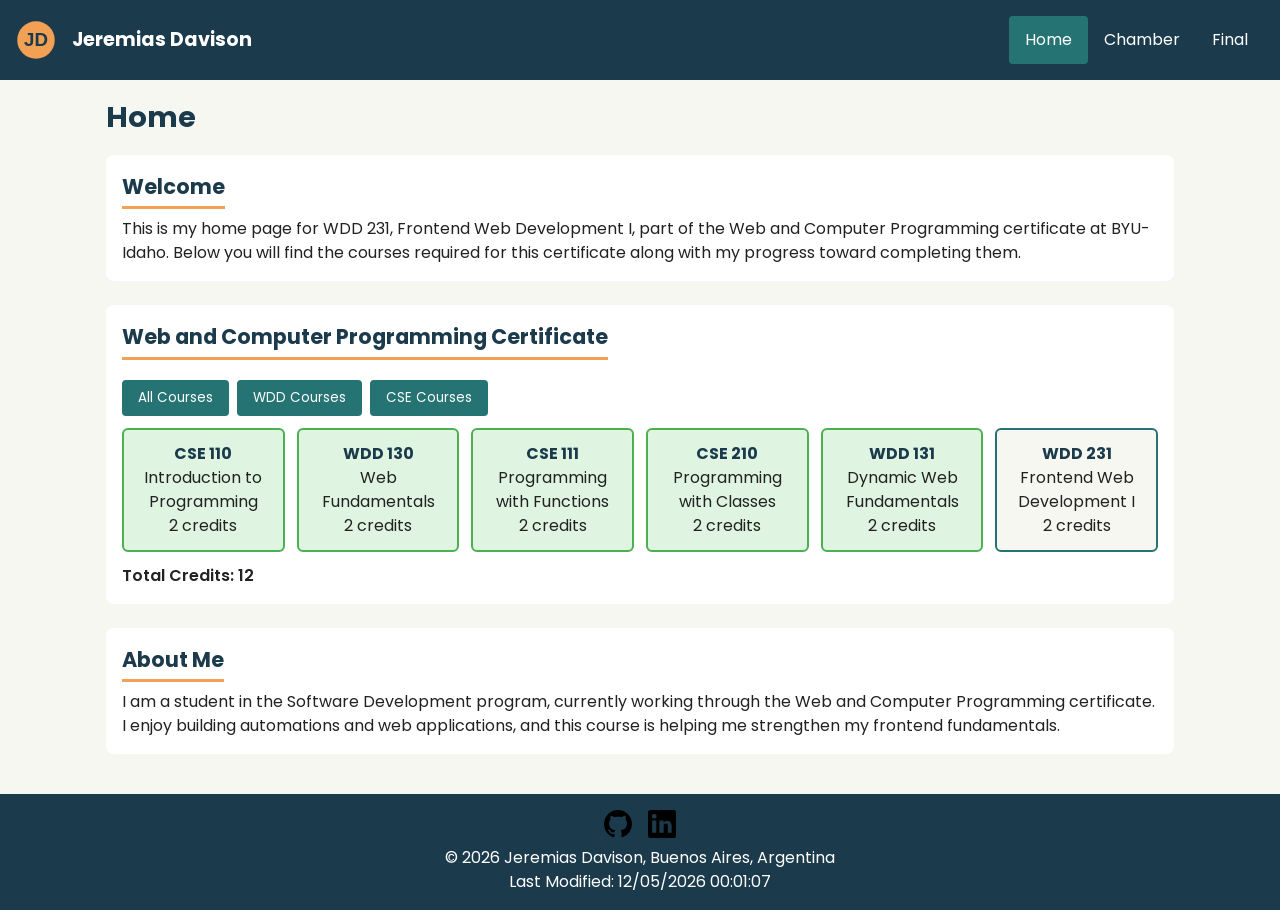
<file: index.html>
<!DOCTYPE html>
<html lang="en">
<head>
  <meta charset="UTF-8">
  <meta name="viewport" content="width=device-width, initial-scale=1.0">
  <meta name="description" content="Jeremias Davison's WDD 231 course home page featuring the Web and Computer Programming certificate courses.">
  <meta name="author" content="Jeremias Davison">
  <title>WDD 231 | Jeremias Davison</title>
  <link rel="icon" type="image/x-icon" href="images/logo.svg">
  <link rel="preconnect" href="https://fonts.googleapis.com">
  <link rel="preconnect" href="https://fonts.gstatic.com" crossorigin>
  <link href="https://fonts.googleapis.com/css2?family=Poppins:wght@400;600;700&display=swap" rel="stylesheet">

  <link rel="stylesheet" href="styles/small.css">
  <link rel="stylesheet" href="styles/larger.css">

  <script src="scripts/navigation.js" defer></script>
  <script src="scripts/date.js" defer></script>
  <script src="scripts/courses.js" defer></script>
</head>
<body>
  <header>
    <img src="images/logo.svg" alt="Site logo" class="logo">
    <span class="site-name">Jeremias Davison</span>
    <button id="menu-button" aria-label="Toggle navigation menu">&#9776;</button>
    <nav id="primary-nav">
      <a href="index.html" class="current">Home</a>
      <a href="chamber/directory.html">Chamber</a>
      <a href="final/index.html">Final</a>
    </nav>
  </header>

  <main>
    <h1>Home</h1>

    <section id="welcome">
      <h2>Welcome</h2>
      <p>This is my home page for WDD 231, Frontend Web Development I, part of the Web and Computer Programming certificate at BYU-Idaho. Below you will find the courses required for this certificate along with my progress toward completing them.</p>
    </section>

    <section id="certificate">
      <h2>Web and Computer Programming Certificate</h2>
      <div class="filter-buttons">
        <button class="filter-btn" data-filter="all">All Courses</button>
        <button class="filter-btn" data-filter="WDD">WDD Courses</button>
        <button class="filter-btn" data-filter="CSE">CSE Courses</button>
      </div>
      <div id="course-cards" class="course-cards"></div>
      <p id="credit-total"></p>
    </section>

    <section id="about">
      <h2>About Me</h2>
      <p>I am a student in the Software Development program, currently working through the Web and Computer Programming certificate. I enjoy building automations and web applications, and this course is helping me strengthen my frontend fundamentals.</p>
    </section>
  </main>

  <footer>
    <div class="social">
      <a href="https://github.com/jeremiasdavison" target="_blank" rel="noopener">
        <img src="images/github.svg" alt="GitHub">
      </a>
      <a href="https://www.linkedin.com/in/jerem%C3%ADasdavison/" target="_blank" rel="noopener">
        <img src="images/linkedin.svg" alt="LinkedIn">
      </a>
    </div>
    <p>&copy; <span id="year"></span> Jeremias Davison, Buenos Aires, Argentina</p>
    <p id="lastModified"></p>
  </footer>
</body>
</html>
</file>
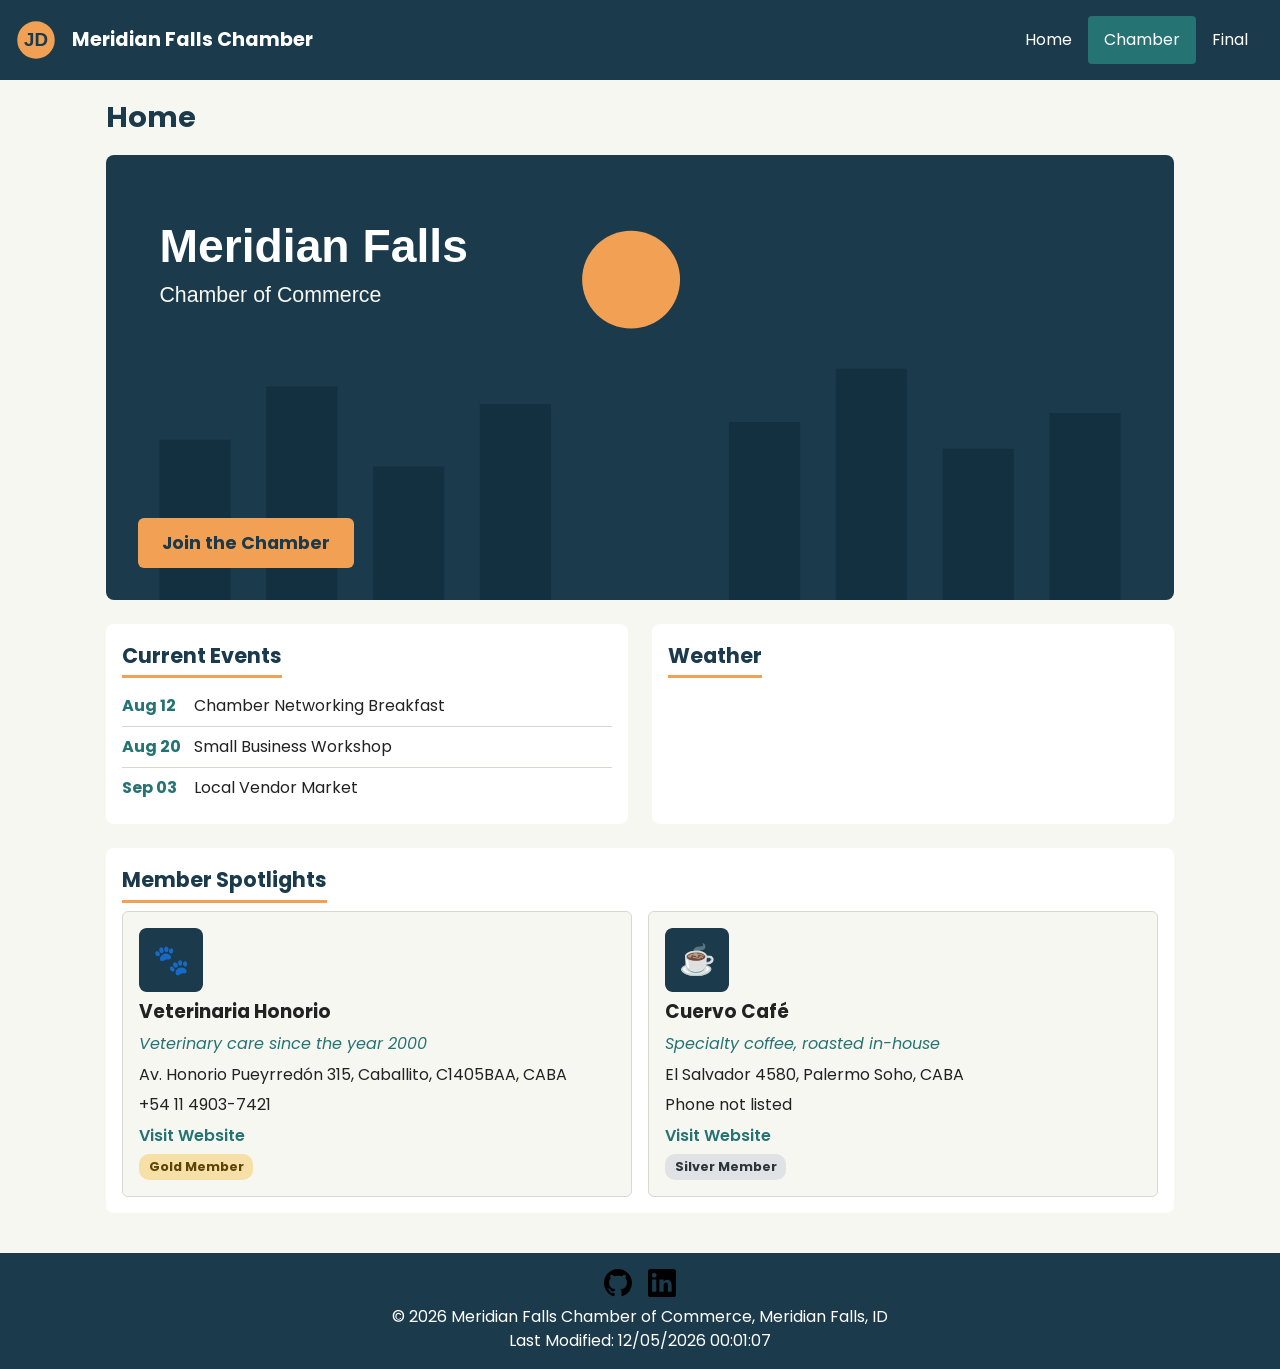
<file: chamber/index.html>
<!DOCTYPE html>
<html lang="en">
<head>
  <meta charset="UTF-8">
  <meta name="viewport" content="width=device-width, initial-scale=1.0">
  <meta name="description" content="Meridian Falls Chamber of Commerce home page. Discover local events, current weather, and featured member businesses.">
  <meta name="author" content="Jeremias Davison">
  <title>Home | Meridian Falls Chamber of Commerce</title>

  <meta property="og:title" content="Home | Meridian Falls Chamber of Commerce">
  <meta property="og:description" content="Meridian Falls Chamber of Commerce home page. Discover local events, current weather, and featured member businesses.">
  <meta property="og:image" content="https://jeremiasdavison.github.io/wdd231/chamber/images/og-image.png">
  <meta property="og:url" content="https://jeremiasdavison.github.io/wdd231/chamber/index.html">
  <meta property="og:type" content="website">

  <link rel="icon" type="image/x-icon" href="../images/logo.svg">
  <link rel="preconnect" href="https://fonts.googleapis.com">
  <link rel="preconnect" href="https://fonts.gstatic.com" crossorigin>
  <link href="https://fonts.googleapis.com/css2?family=Poppins:wght@400;600;700&display=swap" rel="stylesheet">

  <link rel="stylesheet" href="../styles/small.css">
  <link rel="stylesheet" href="../styles/larger.css">
  <link rel="stylesheet" href="styles/chamber.css">

  <script src="../scripts/navigation.js" defer></script>
  <script src="../scripts/date.js" defer></script>
  <script src="scripts/home.js" defer></script>
</head>
<body>
  <header>
    <img src="../images/logo.svg" alt="Site logo" class="logo">
    <span class="site-name">Meridian Falls Chamber</span>
    <button id="menu-button" aria-label="Toggle navigation menu">&#9776;</button>
    <nav id="primary-nav">
      <a href="../index.html">Home</a>
      <a href="index.html" class="current">Chamber</a>
      <a href="../final/index.html">Final</a>
    </nav>
  </header>

  <main>
    <h1>Home</h1>

    <section id="hero">
      <img src="images/hero.svg" alt="Meridian Falls skyline" class="hero-image">
      <a href="join.html" class="cta-button">Join the Chamber</a>
    </section>

    <div class="home-grid">
      <section id="events">
        <h2>Current Events</h2>
        <ul class="event-list">
          <li>
            <span class="event-date">Aug 12</span>
            <span class="event-title">Chamber Networking Breakfast</span>
          </li>
          <li>
            <span class="event-date">Aug 20</span>
            <span class="event-title">Small Business Workshop</span>
          </li>
          <li>
            <span class="event-date">Sep 03</span>
            <span class="event-title">Local Vendor Market</span>
          </li>
        </ul>
      </section>

      <section id="weather">
        <h2>Weather</h2>
        <div id="current-weather"></div>
        <ul id="forecast" class="forecast-list"></ul>
      </section>
    </div>

    <section id="spotlights">
      <h2>Member Spotlights</h2>
      <div id="spotlight-cards" class="cards"></div>
    </section>
  </main>

  <footer>
    <div class="social">
      <a href="https://github.com/jeremiasdavison" target="_blank" rel="noopener">
        <img src="../images/github.svg" alt="GitHub profile link">
      </a>
      <a href="https://www.linkedin.com/in/jerem%C3%ADasdavison/" target="_blank" rel="noopener">
        <img src="../images/linkedin.svg" alt="LinkedIn profile link">
      </a>
    </div>
    <p>&copy; <span id="year"></span> Meridian Falls Chamber of Commerce, Meridian Falls, ID</p>
    <p id="lastModified"></p>
  </footer>
</body>
</html>
</file>
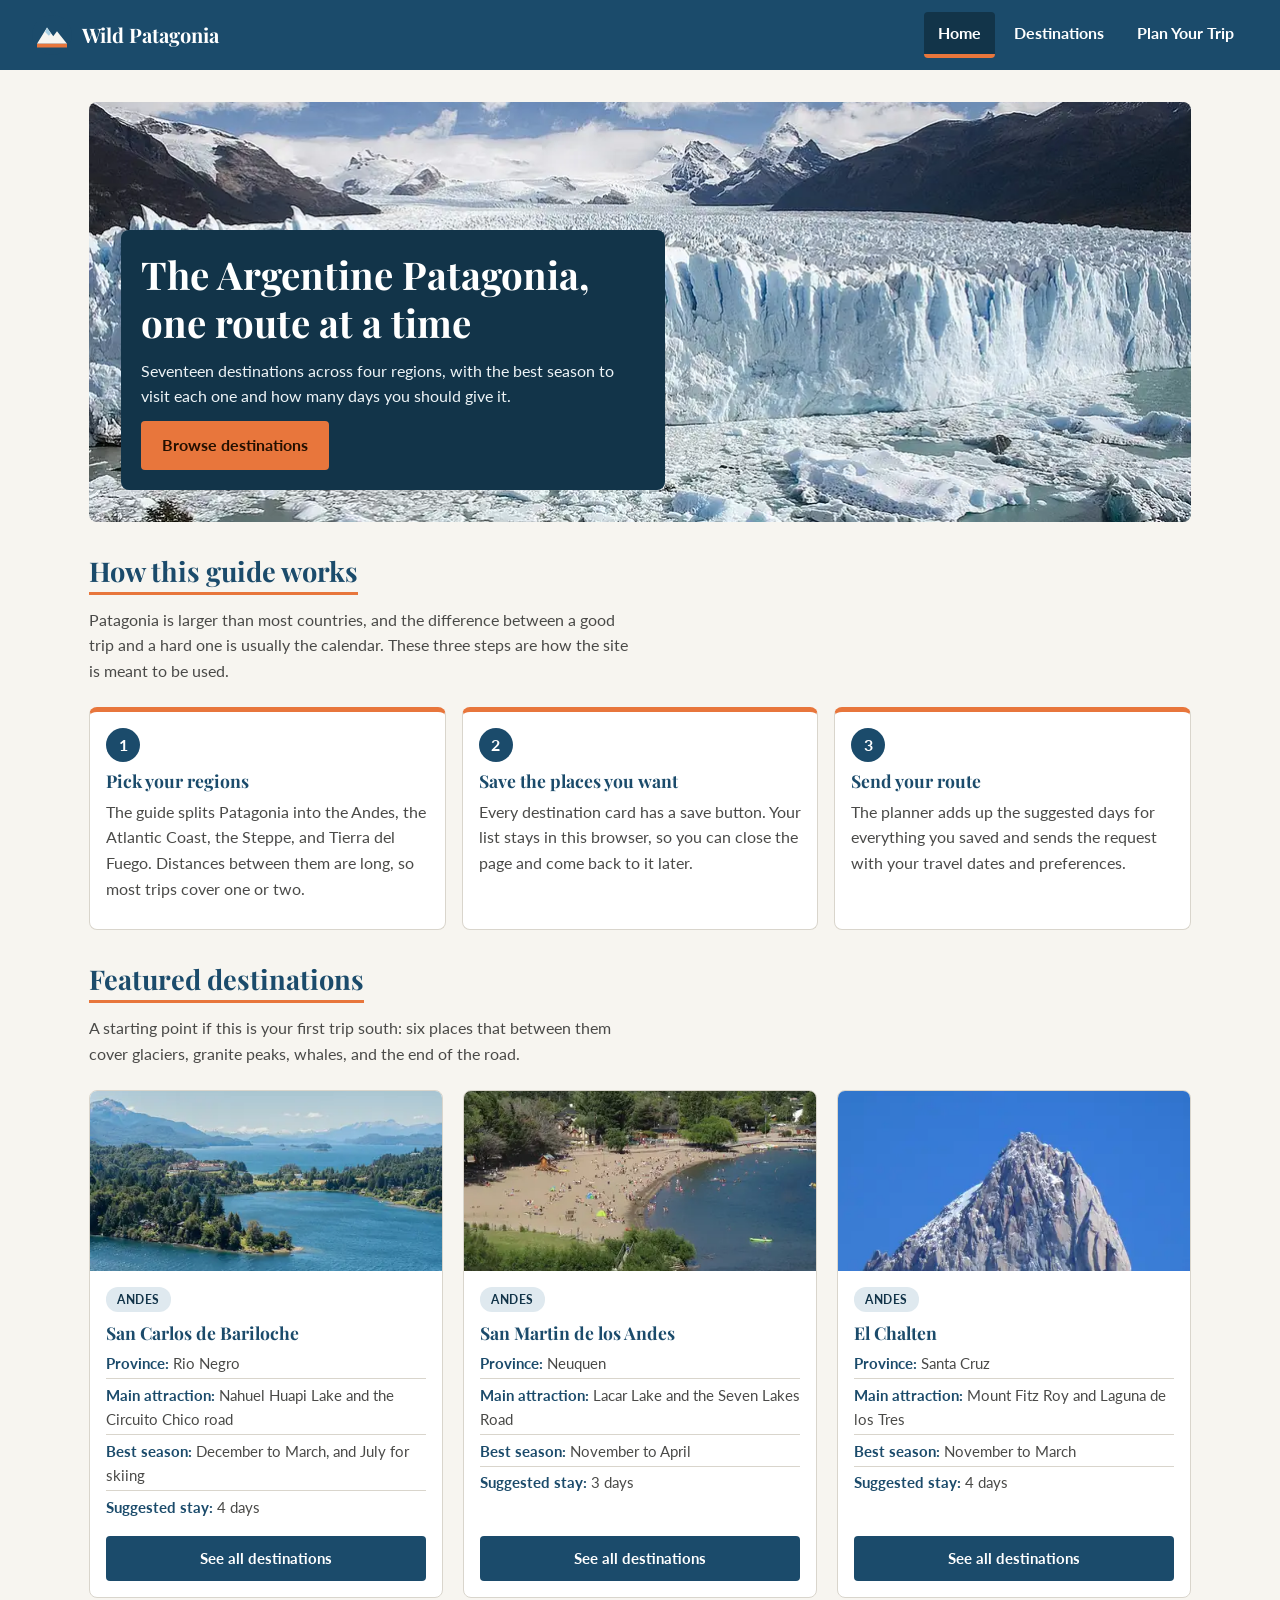
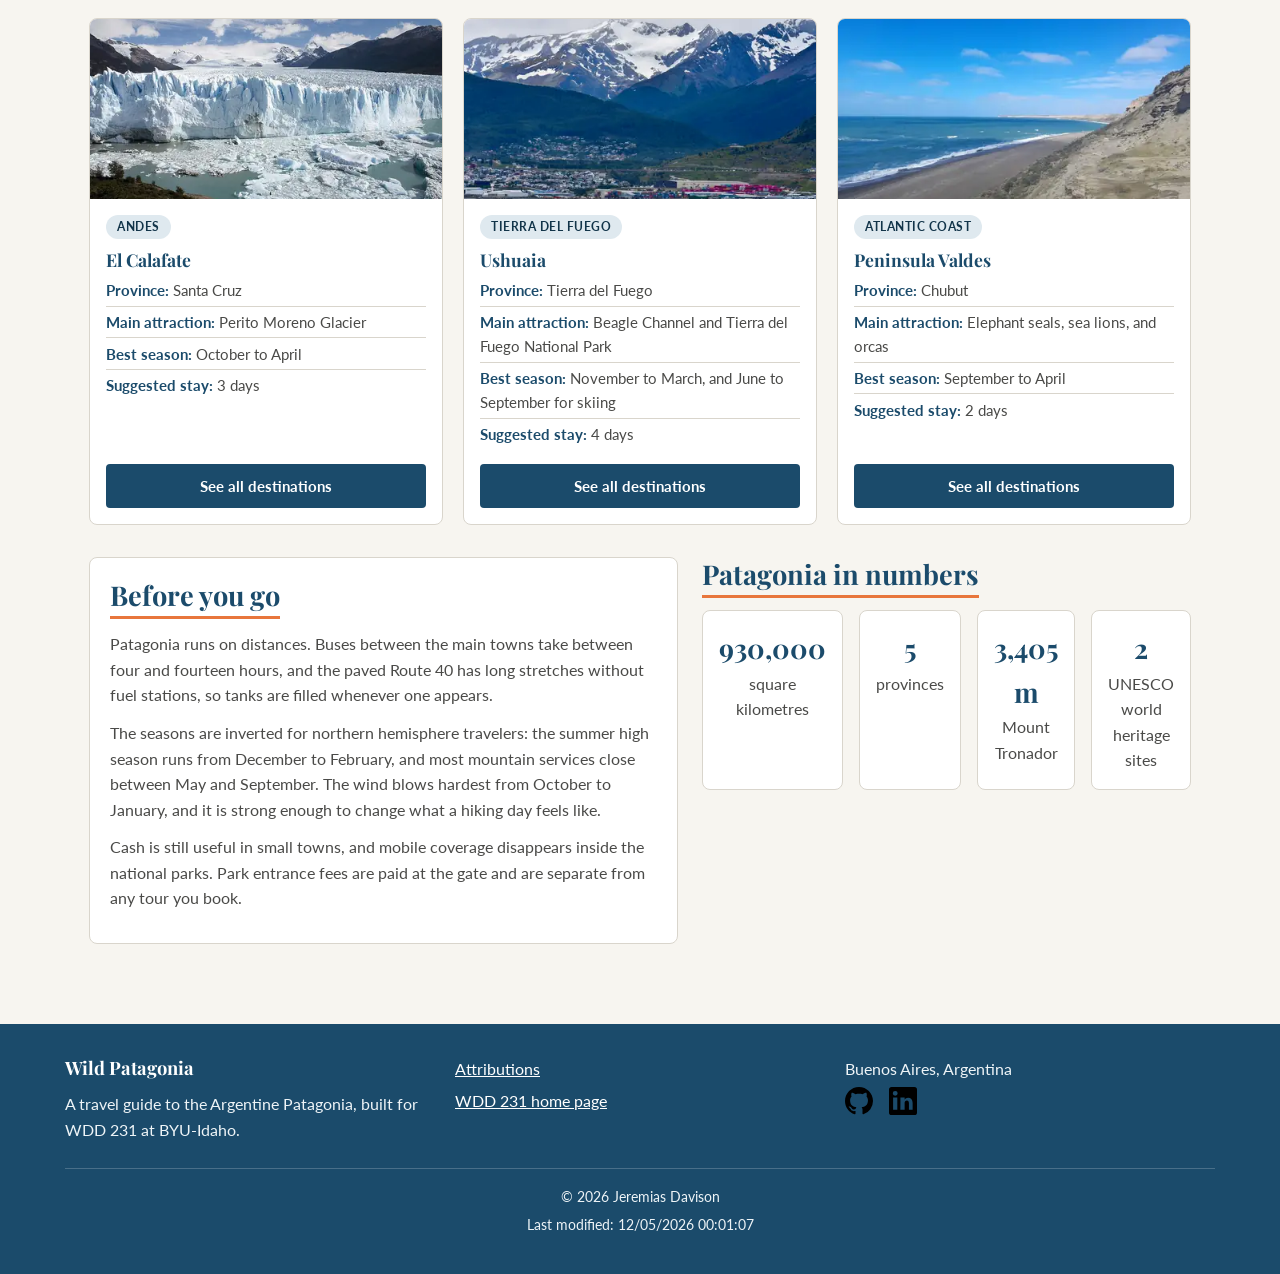
<file: final/index.html>
<!DOCTYPE html>
<html lang="en">
<head>
  <meta charset="UTF-8">
  <meta name="viewport" content="width=device-width, initial-scale=1.0">
  <title>Wild Patagonia | Travel Guide to the Argentine Patagonia</title>
  <meta name="description" content="Wild Patagonia is a travel guide to the Argentine Patagonia, with destinations, best seasons to visit, and a planner to build your own route.">
  <meta name="author" content="Jeremias Davison">

  <meta property="og:title" content="Wild Patagonia | Travel Guide to the Argentine Patagonia">
  <meta property="og:description" content="Destinations, best seasons, and travel advice for the Argentine Patagonia, from Neuquen to Tierra del Fuego.">
  <meta property="og:image" content="https://jeremiasdavison.github.io/wdd231/final/images/og-image.jpg">
  <meta property="og:url" content="https://jeremiasdavison.github.io/wdd231/final/index.html">
  <meta property="og:type" content="website">

  <link rel="icon" href="images/logo.svg" type="image/svg+xml">
  <link rel="preconnect" href="https://fonts.googleapis.com">
  <link rel="preconnect" href="https://fonts.gstatic.com" crossorigin>
  <link href="https://fonts.googleapis.com/css2?family=Playfair+Display:wght@600;700&family=Lato:wght@400;700&display=swap" rel="stylesheet">
  <link rel="stylesheet" href="styles/base.css">
  <link rel="stylesheet" href="styles/larger.css">

  <script type="module" src="scripts/home.mjs"></script>
</head>
<body>
  <a class="skip-link" href="#main-content">Skip to main content</a>

  <header>
    <div class="brand">
      <img class="logo" src="images/logo.svg" alt="Wild Patagonia logo" width="40" height="40">
      <span class="site-name">Wild Patagonia</span>
    </div>
    <button id="menu-button" type="button" aria-label="Toggle navigation menu" aria-expanded="false" aria-controls="primary-nav">&#9776;</button>
    <nav id="primary-nav" aria-label="Main">
      <a href="index.html" class="current" aria-current="page">Home</a>
      <a href="destinations.html">Destinations</a>
      <a href="plan.html">Plan Your Trip</a>
    </nav>
  </header>

  <main id="main-content">
    <div class="hero">
      <img src="images/hero.webp" alt="The front wall of the Perito Moreno Glacier in Los Glaciares National Park" width="1100" height="481" fetchpriority="high">
      <div class="hero-text">
        <h1>The Argentine Patagonia, one route at a time</h1>
        <p>Seventeen destinations across four regions, with the best season to visit each one and how many days you should give it.</p>
        <a class="button button-primary" href="destinations.html">Browse destinations</a>
      </div>
    </div>

    <section>
      <h2 class="section-title">How this guide works</h2>
      <p class="page-intro">Patagonia is larger than most countries, and the difference between a good trip and a hard one is usually the calendar. These three steps are how the site is meant to be used.</p>
      <div class="step-grid">
        <div class="step">
          <span class="step-number">1</span>
          <h3>Pick your regions</h3>
          <p>The guide splits Patagonia into the Andes, the Atlantic Coast, the Steppe, and Tierra del Fuego. Distances between them are long, so most trips cover one or two.</p>
        </div>
        <div class="step">
          <span class="step-number">2</span>
          <h3>Save the places you want</h3>
          <p>Every destination card has a save button. Your list stays in this browser, so you can close the page and come back to it later.</p>
        </div>
        <div class="step">
          <span class="step-number">3</span>
          <h3>Send your route</h3>
          <p>The planner adds up the suggested days for everything you saved and sends the request with your travel dates and preferences.</p>
        </div>
      </div>
    </section>

    <section>
      <h2 class="section-title">Featured destinations</h2>
      <p class="page-intro">A starting point if this is your first trip south: six places that between them cover glaciers, granite peaks, whales, and the end of the road.</p>
      <p class="notice" id="load-error" hidden>The destination list could not be loaded right now. Please refresh the page to try again.</p>
      <div class="card-grid" id="featured-cards"></div>
    </section>

    <section class="home-split">
      <div class="panel">
        <h2 class="section-title">Before you go</h2>
        <p>Patagonia runs on distances. Buses between the main towns take between four and fourteen hours, and the paved Route 40 has long stretches without fuel stations, so tanks are filled whenever one appears.</p>
        <p>The seasons are inverted for northern hemisphere travelers: the summer high season runs from December to February, and most mountain services close between May and September. The wind blows hardest from October to January, and it is strong enough to change what a hiking day feels like.</p>
        <p>Cash is still useful in small towns, and mobile coverage disappears inside the national parks. Park entrance fees are paid at the gate and are separate from any tour you book.</p>
      </div>
      <div>
        <h2 class="section-title">Patagonia in numbers</h2>
        <div class="fact-grid">
          <div class="fact">
            <span class="fact-figure">930,000</span>
            square kilometres
          </div>
          <div class="fact">
            <span class="fact-figure">5</span>
            provinces
          </div>
          <div class="fact">
            <span class="fact-figure">3,405 m</span>
            Mount Tronador
          </div>
          <div class="fact">
            <span class="fact-figure">2</span>
            UNESCO world heritage sites
          </div>
        </div>
      </div>
    </section>
  </main>

  <footer>
    <div class="footer-grid">
      <div>
        <h2 class="footer-heading">Wild Patagonia</h2>
        <p>A travel guide to the Argentine Patagonia, built for WDD 231 at BYU-Idaho.</p>
      </div>
      <nav class="footer-links" aria-label="Footer">
        <a href="attributions.html">Attributions</a>
        <a href="../index.html">WDD 231 home page</a>
      </nav>
      <div>
        <p>Buenos Aires, Argentina</p>
        <div class="social">
          <a href="https://github.com/jeremiasdavison" target="_blank" rel="noopener">
            <img src="images/github.svg" alt="GitHub profile" width="28" height="28">
          </a>
          <a href="https://www.linkedin.com/in/jerem%C3%ADasdavison/" target="_blank" rel="noopener">
            <img src="images/linkedin.svg" alt="LinkedIn profile" width="28" height="28">
          </a>
        </div>
      </div>
    </div>
    <div class="footer-legal">
      <p>&copy; <span id="year"></span> Jeremias Davison</p>
      <p id="last-modified"></p>
    </div>
  </footer>
</body>
</html>
</file>
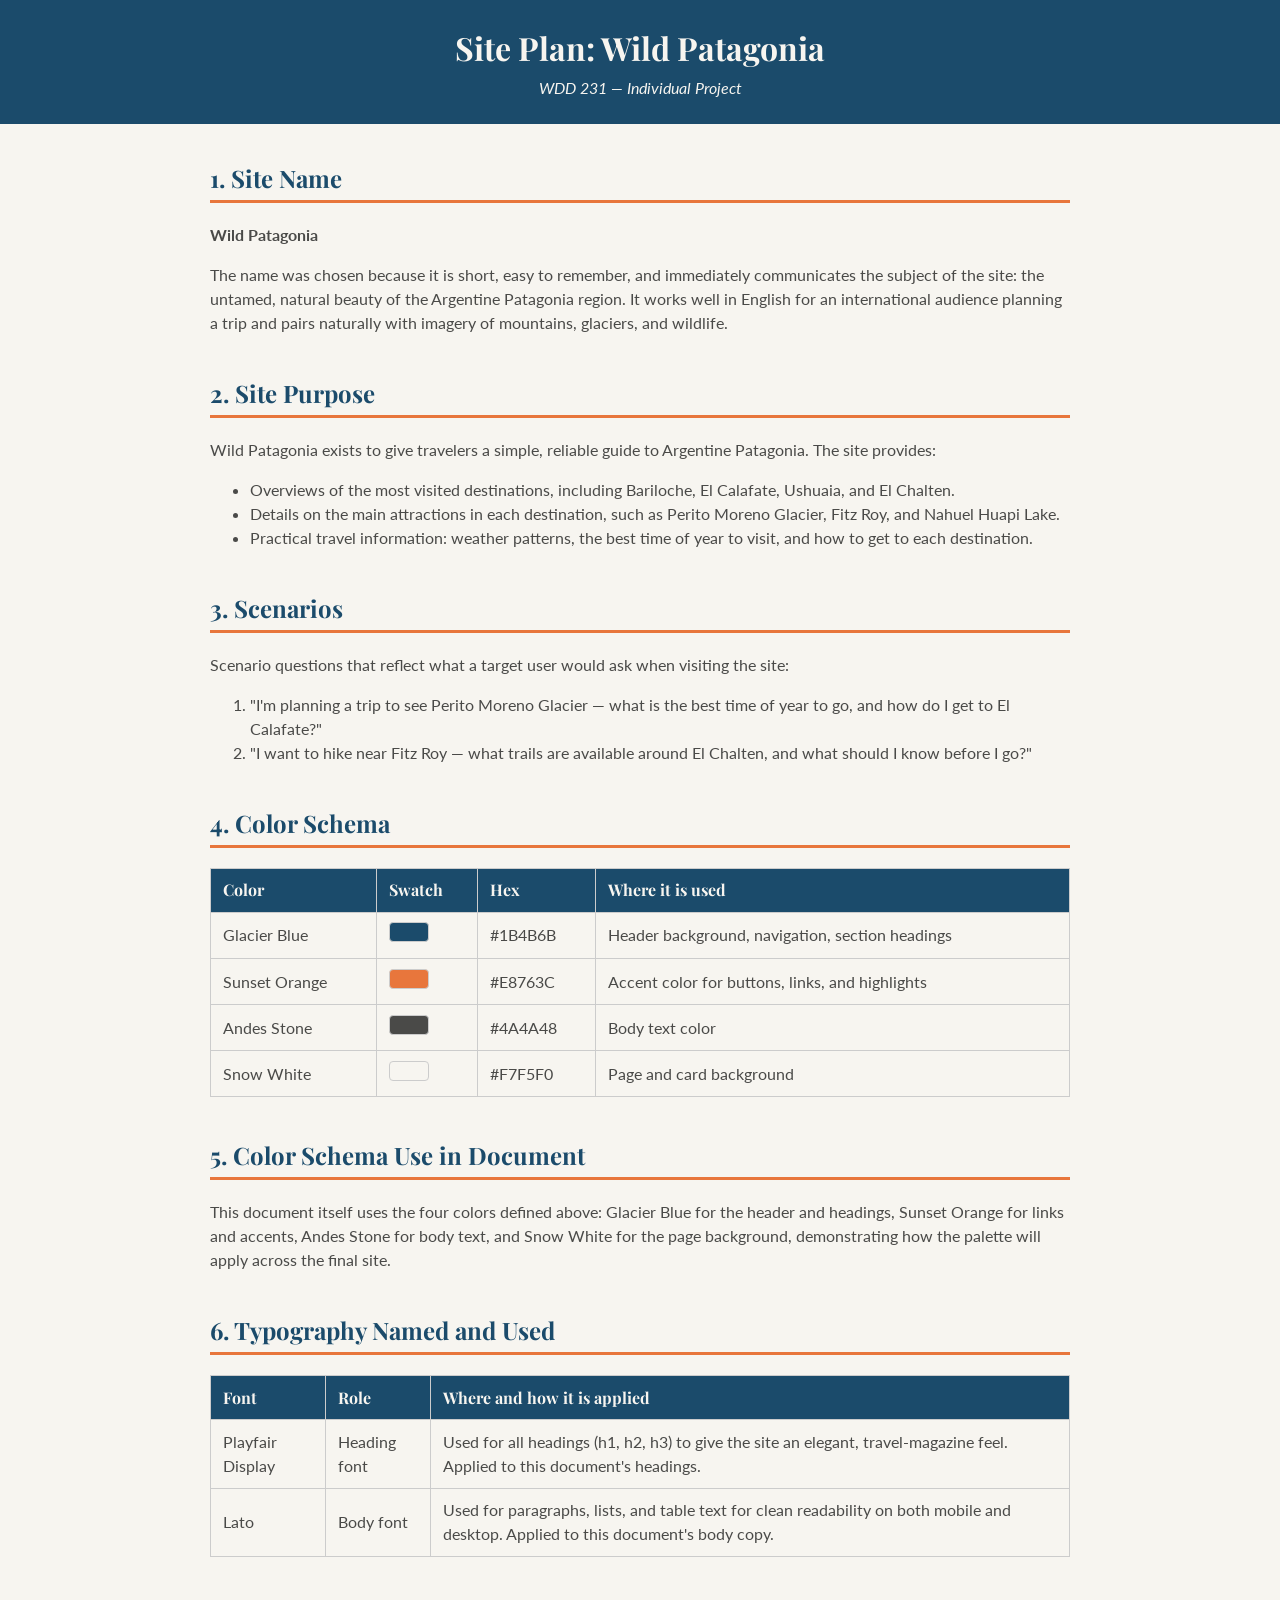
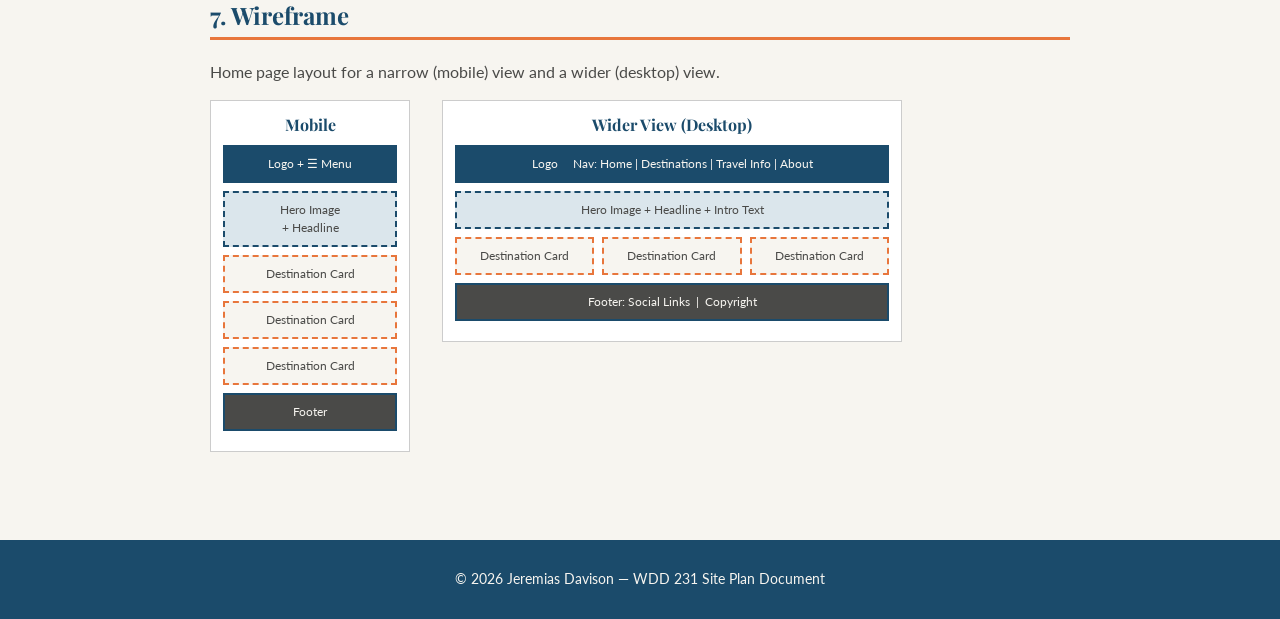
<file: siteplan/index.html>
<!DOCTYPE html>
<html lang="en">
<head>
  <meta charset="UTF-8">
  <meta name="viewport" content="width=device-width, initial-scale=1.0">
  <meta name="description" content="Site plan document for Wild Patagonia, a travel guide to Argentine Patagonia, created for WDD 231.">
  <meta name="author" content="Jeremias Davison">
  <title>Site Plan | Wild Patagonia</title>

  <link rel="preconnect" href="https://fonts.googleapis.com">
  <link rel="preconnect" href="https://fonts.gstatic.com" crossorigin>
  <link href="https://fonts.googleapis.com/css2?family=Playfair+Display:wght@600;700&family=Lato:wght@400;700&display=swap" rel="stylesheet">

  <link rel="stylesheet" href="styles.css">
</head>
<body>
  <header>
    <h1>Site Plan: Wild Patagonia</h1>
    <p class="subtitle">WDD 231 &mdash; Individual Project</p>
  </header>

  <main>

    <section id="site-name">
      <h2>1. Site Name</h2>
      <p><strong>Wild Patagonia</strong></p>
      <p>The name was chosen because it is short, easy to remember, and immediately communicates the subject of the site: the untamed, natural beauty of the Argentine Patagonia region. It works well in English for an international audience planning a trip and pairs naturally with imagery of mountains, glaciers, and wildlife.</p>
    </section>

    <section id="site-purpose">
      <h2>2. Site Purpose</h2>
      <p>Wild Patagonia exists to give travelers a simple, reliable guide to Argentine Patagonia. The site provides:</p>
      <ul>
        <li>Overviews of the most visited destinations, including Bariloche, El Calafate, Ushuaia, and El Chalten.</li>
        <li>Details on the main attractions in each destination, such as Perito Moreno Glacier, Fitz Roy, and Nahuel Huapi Lake.</li>
        <li>Practical travel information: weather patterns, the best time of year to visit, and how to get to each destination.</li>
      </ul>
    </section>

    <section id="scenarios">
      <h2>3. Scenarios</h2>
      <p>Scenario questions that reflect what a target user would ask when visiting the site:</p>
      <ol>
        <li>"I'm planning a trip to see Perito Moreno Glacier &mdash; what is the best time of year to go, and how do I get to El Calafate?"</li>
        <li>"I want to hike near Fitz Roy &mdash; what trails are available around El Chalten, and what should I know before I go?"</li>
      </ol>
    </section>

    <section id="color-schema">
      <h2>4. Color Schema</h2>
      <table>
        <thead>
          <tr>
            <th>Color</th>
            <th>Swatch</th>
            <th>Hex</th>
            <th>Where it is used</th>
          </tr>
        </thead>
        <tbody>
          <tr>
            <td>Glacier Blue</td>
            <td><span class="swatch swatch-blue"></span></td>
            <td>#1B4B6B</td>
            <td>Header background, navigation, section headings</td>
          </tr>
          <tr>
            <td>Sunset Orange</td>
            <td><span class="swatch swatch-orange"></span></td>
            <td>#E8763C</td>
            <td>Accent color for buttons, links, and highlights</td>
          </tr>
          <tr>
            <td>Andes Stone</td>
            <td><span class="swatch swatch-stone"></span></td>
            <td>#4A4A48</td>
            <td>Body text color</td>
          </tr>
          <tr>
            <td>Snow White</td>
            <td><span class="swatch swatch-white"></span></td>
            <td>#F7F5F0</td>
            <td>Page and card background</td>
          </tr>
        </tbody>
      </table>
    </section>

    <section id="color-use">
      <h2>5. Color Schema Use in Document</h2>
      <p>This document itself uses the four colors defined above: Glacier Blue for the header and headings, Sunset Orange for links and accents, Andes Stone for body text, and Snow White for the page background, demonstrating how the palette will apply across the final site.</p>
    </section>

    <section id="typography">
      <h2>6. Typography Named and Used</h2>
      <table>
        <thead>
          <tr>
            <th>Font</th>
            <th>Role</th>
            <th>Where and how it is applied</th>
          </tr>
        </thead>
        <tbody>
          <tr>
            <td>Playfair Display</td>
            <td>Heading font</td>
            <td>Used for all headings (h1, h2, h3) to give the site an elegant, travel-magazine feel. Applied to this document's headings.</td>
          </tr>
          <tr>
            <td>Lato</td>
            <td>Body font</td>
            <td>Used for paragraphs, lists, and table text for clean readability on both mobile and desktop. Applied to this document's body copy.</td>
          </tr>
        </tbody>
      </table>
    </section>

    <section id="wireframes">
      <h2>7. Wireframe</h2>
      <p>Home page layout for a narrow (mobile) view and a wider (desktop) view.</p>

      <div class="wireframe-wrap">
        <figure class="wireframe wireframe-mobile">
          <figcaption>Mobile</figcaption>
          <div class="wf-box wf-header">Logo + &#9776; Menu</div>
          <div class="wf-box wf-hero">Hero Image<br>+ Headline</div>
          <div class="wf-box wf-card">Destination Card</div>
          <div class="wf-box wf-card">Destination Card</div>
          <div class="wf-box wf-card">Destination Card</div>
          <div class="wf-box wf-footer">Footer</div>
        </figure>

        <figure class="wireframe wireframe-desktop">
          <figcaption>Wider View (Desktop)</figcaption>
          <div class="wf-box wf-header">Logo &nbsp;&nbsp;&nbsp; Nav: Home | Destinations | Travel Info | About</div>
          <div class="wf-box wf-hero">Hero Image + Headline + Intro Text</div>
          <div class="wf-row">
            <div class="wf-box wf-card">Destination Card</div>
            <div class="wf-box wf-card">Destination Card</div>
            <div class="wf-box wf-card">Destination Card</div>
          </div>
          <div class="wf-box wf-footer">Footer: Social Links &nbsp;|&nbsp; Copyright</div>
        </figure>
      </div>
    </section>

  </main>

  <footer>
    <p>&copy; 2026 Jeremias Davison &mdash; WDD 231 Site Plan Document</p>
  </footer>
</body>
</html>
</file>
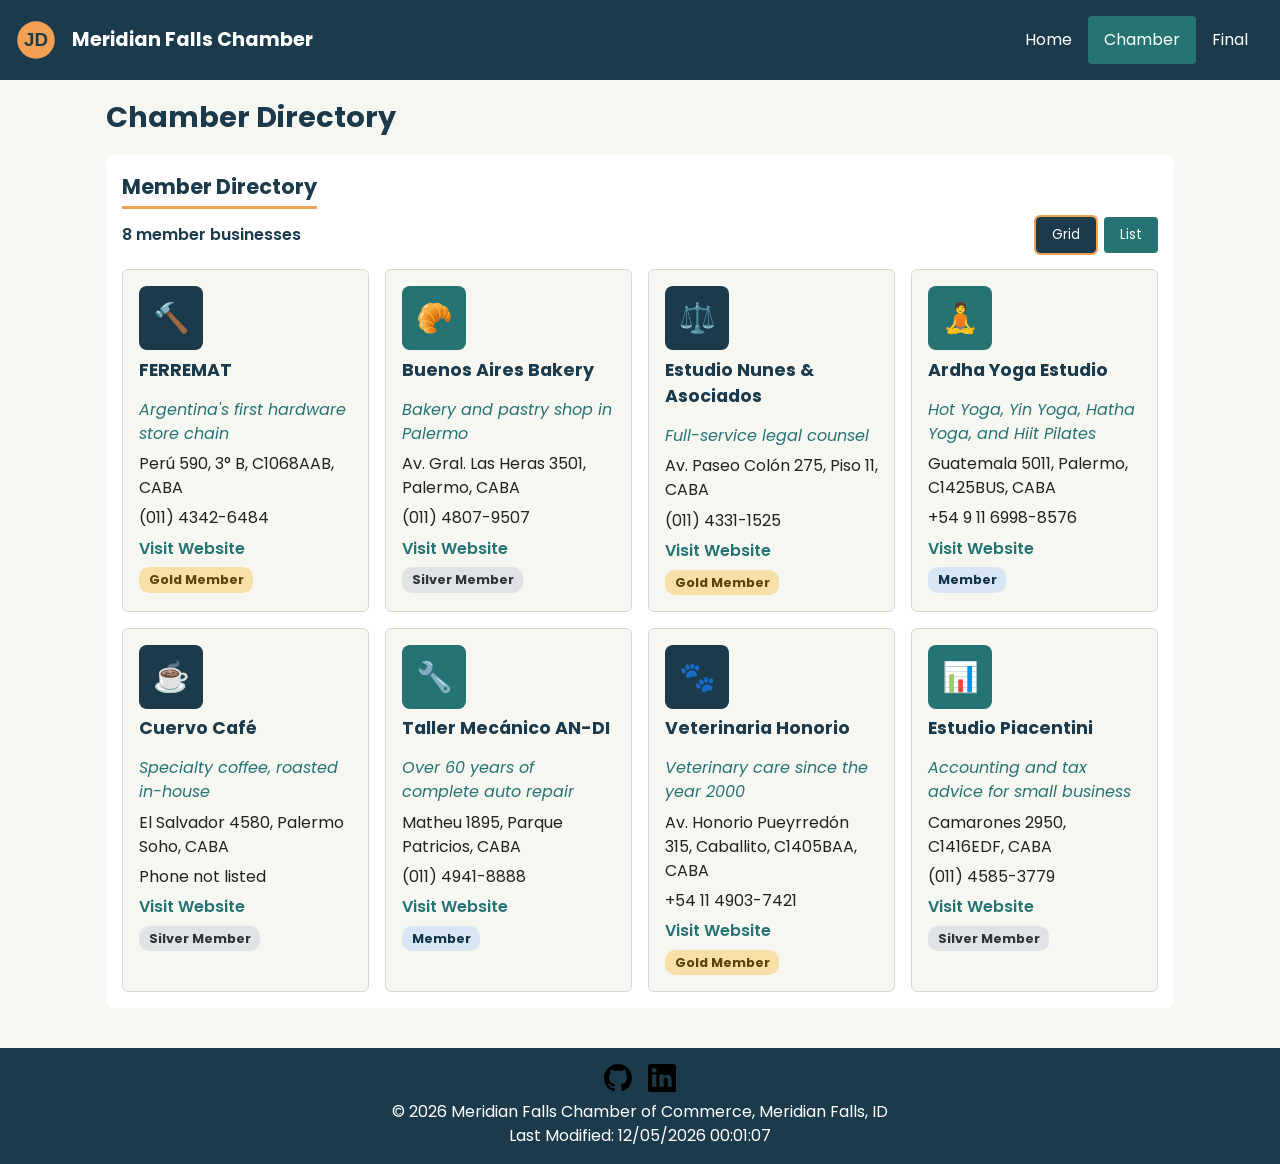
<file: chamber/chamber.html>
<!DOCTYPE html>
<html lang="en">
<head>
  <meta charset="UTF-8">
  <meta name="viewport" content="width=device-width, initial-scale=1.0">
  <meta name="description" content="Browse trusted local businesses in the Meridian Falls Chamber of Commerce directory. Find contact info, websites, and membership details in one place.">
  <meta name="author" content="Jeremias Davison">
  <title>Chamber Directory | Meridian Falls Chamber of Commerce</title>

  <meta property="og:title" content="Chamber Directory | Meridian Falls Chamber of Commerce">
  <meta property="og:description" content="Browse trusted local businesses in the Meridian Falls Chamber of Commerce directory. Find contact info, websites, and membership details in one place.">
  <meta property="og:image" content="https://jeremiasdavison.github.io/wdd231/chamber/images/og-image.png">
  <meta property="og:url" content="https://jeremiasdavison.github.io/wdd231/chamber/chamber.html">
  <meta property="og:type" content="website">

  <link rel="icon" type="image/x-icon" href="../images/logo.svg">
  <link rel="preconnect" href="https://fonts.googleapis.com">
  <link rel="preconnect" href="https://fonts.gstatic.com" crossorigin>
  <link href="https://fonts.googleapis.com/css2?family=Poppins:wght@400;600;700&display=swap" rel="stylesheet">

  <link rel="stylesheet" href="../styles/small.css">
  <link rel="stylesheet" href="../styles/larger.css">
  <link rel="stylesheet" href="styles/chamber.css">

  <script src="../scripts/navigation.js" defer></script>
  <script src="../scripts/date.js" defer></script>
  <script src="scripts/directory.js" defer></script>
</head>
<body>
  <header>
    <img src="../images/logo.svg" alt="Site logo" class="logo">
    <span class="site-name">Meridian Falls Chamber</span>
    <button id="menu-button" aria-label="Toggle navigation menu">&#9776;</button>
    <nav id="primary-nav">
      <a href="../index.html">Home</a>
      <a href="chamber.html" class="current">Chamber</a>
      <a href="../final/index.html">Final</a>
    </nav>
  </header>

  <main>
    <h1>Chamber Directory</h1>

    <section id="directory">
      <h2>Member Directory</h2>
      <div class="directory-controls">
        <p id="member-count"></p>
        <div class="view-toggle">
          <button id="grid-view" class="active">Grid</button>
          <button id="list-view">List</button>
        </div>
      </div>
      <div id="member-cards" class="cards grid-view"></div>
    </section>
  </main>

  <footer>
    <div class="social">
      <a href="https://github.com/jeremiasdavison" target="_blank" rel="noopener">
        <img src="../images/github.svg" alt="GitHub">
      </a>
      <a href="https://www.linkedin.com/in/jerem%C3%ADasdavison/" target="_blank" rel="noopener">
        <img src="../images/linkedin.svg" alt="LinkedIn">
      </a>
    </div>
    <p>&copy; <span id="year"></span> Meridian Falls Chamber of Commerce, Meridian Falls, ID</p>
    <p id="lastModified"></p>
  </footer>
</body>
</html>
</file>
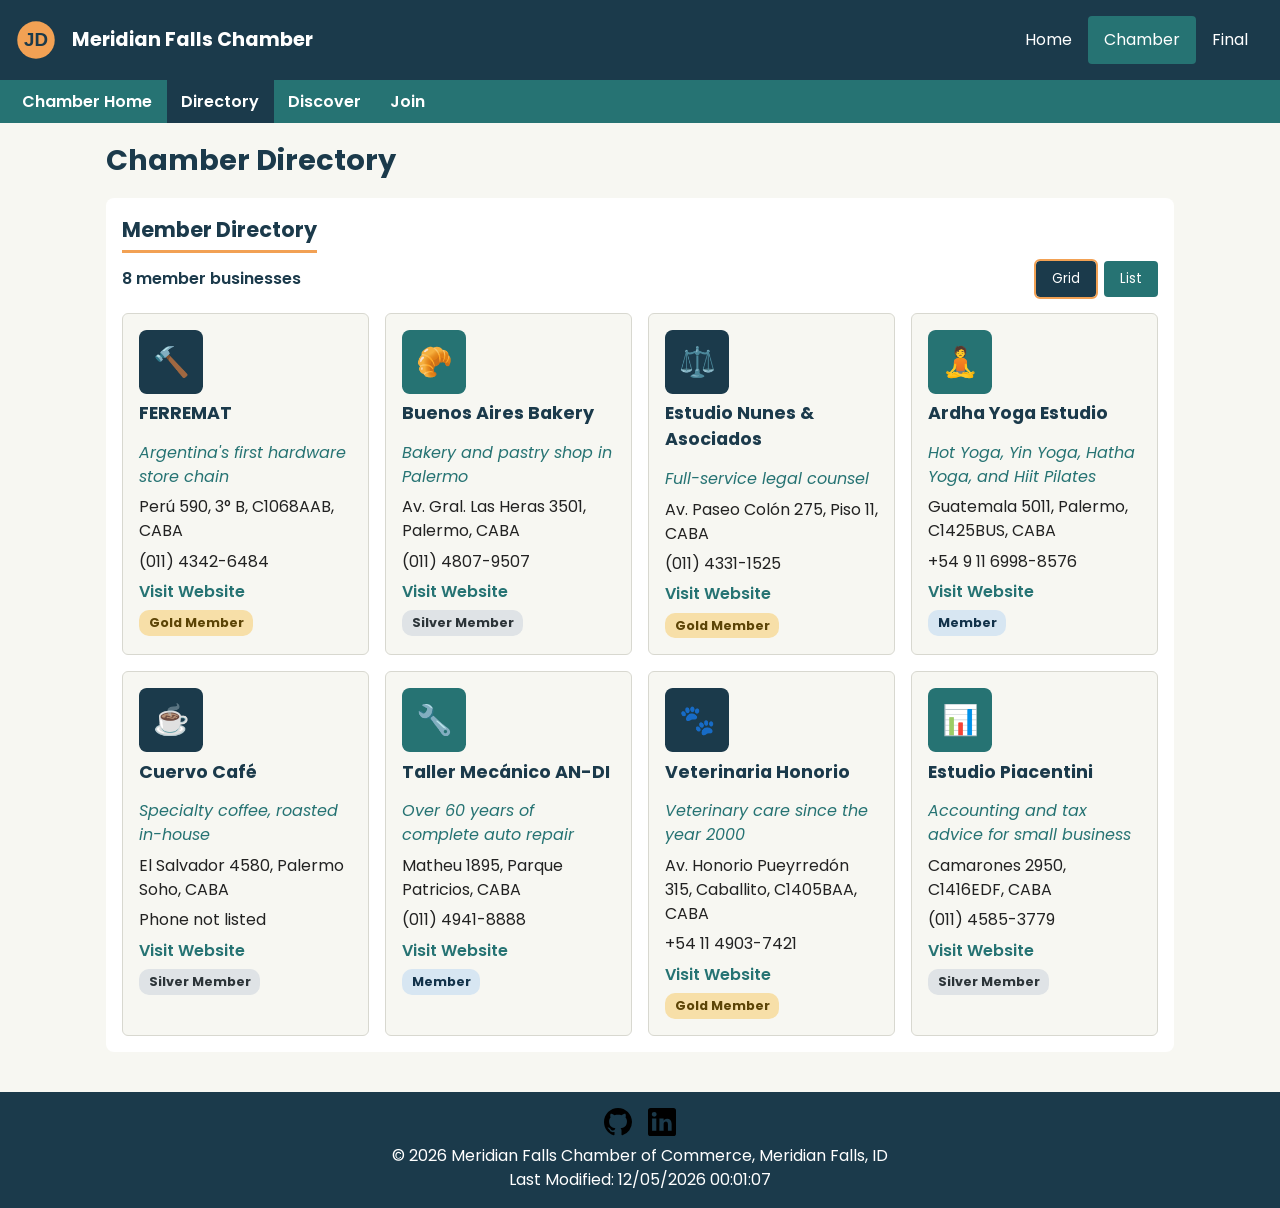
<file: chamber/directory.html>
<!DOCTYPE html>
<html lang="en">
<head>
  <meta charset="UTF-8">
  <meta name="viewport" content="width=device-width, initial-scale=1.0">
  <meta name="description" content="Browse trusted local businesses in the Meridian Falls Chamber of Commerce directory. Find contact info, websites, and membership details in one place.">
  <meta name="author" content="Jeremias Davison">
  <title>Chamber Directory | Meridian Falls Chamber of Commerce</title>

  <meta property="og:title" content="Chamber Directory | Meridian Falls Chamber of Commerce">
  <meta property="og:description" content="Browse trusted local businesses in the Meridian Falls Chamber of Commerce directory. Find contact info, websites, and membership details in one place.">
  <meta property="og:image" content="https://jeremiasdavison.github.io/wdd231/chamber/images/og-image.png">
  <meta property="og:url" content="https://jeremiasdavison.github.io/wdd231/chamber/directory.html">
  <meta property="og:type" content="website">

  <link rel="icon" type="image/x-icon" href="../images/logo.svg">
  <link rel="preconnect" href="https://fonts.googleapis.com">
  <link rel="preconnect" href="https://fonts.gstatic.com" crossorigin>
  <link href="https://fonts.googleapis.com/css2?family=Poppins:wght@400;600;700&display=swap" rel="stylesheet">

  <link rel="stylesheet" href="../styles/small.css">
  <link rel="stylesheet" href="../styles/larger.css">
  <link rel="stylesheet" href="styles/chamber.css">

  <script src="../scripts/navigation.js" defer></script>
  <script src="../scripts/date.js" defer></script>
  <script src="scripts/directory.js" defer></script>
</head>
<body>
  <header>
    <img src="../images/logo.svg" alt="Site logo" class="logo">
    <span class="site-name">Meridian Falls Chamber</span>
    <button id="menu-button" aria-label="Toggle navigation menu">&#9776;</button>
    <nav id="primary-nav" aria-label="Main">
      <a href="../index.html">Home</a>
      <a href="directory.html" class="current">Chamber</a>
      <a href="../final/index.html">Final</a>
    </nav>
  </header>

  <nav class="chamber-nav" aria-label="Chamber pages">
    <a href="index.html">Chamber Home</a>
    <a href="directory.html" class="current" aria-current="page">Directory</a>
    <a href="discover.html">Discover</a>
    <a href="join.html">Join</a>
  </nav>

  <main>
    <h1>Chamber Directory</h1>

    <section id="directory">
      <h2>Member Directory</h2>
      <div class="directory-controls">
        <p id="member-count"></p>
        <div class="view-toggle">
          <button id="grid-view" class="active">Grid</button>
          <button id="list-view">List</button>
        </div>
      </div>
      <div id="member-cards" class="cards grid-view"></div>
    </section>
  </main>

  <footer>
    <div class="social">
      <a href="https://github.com/jeremiasdavison" target="_blank" rel="noopener">
        <img src="../images/github.svg" alt="GitHub profile link">
      </a>
      <a href="https://www.linkedin.com/in/jerem%C3%ADasdavison/" target="_blank" rel="noopener">
        <img src="../images/linkedin.svg" alt="LinkedIn profile link">
      </a>
    </div>
    <p>&copy; <span id="year"></span> Meridian Falls Chamber of Commerce, Meridian Falls, ID</p>
    <p id="lastModified"></p>
  </footer>
</body>
</html>
</file>
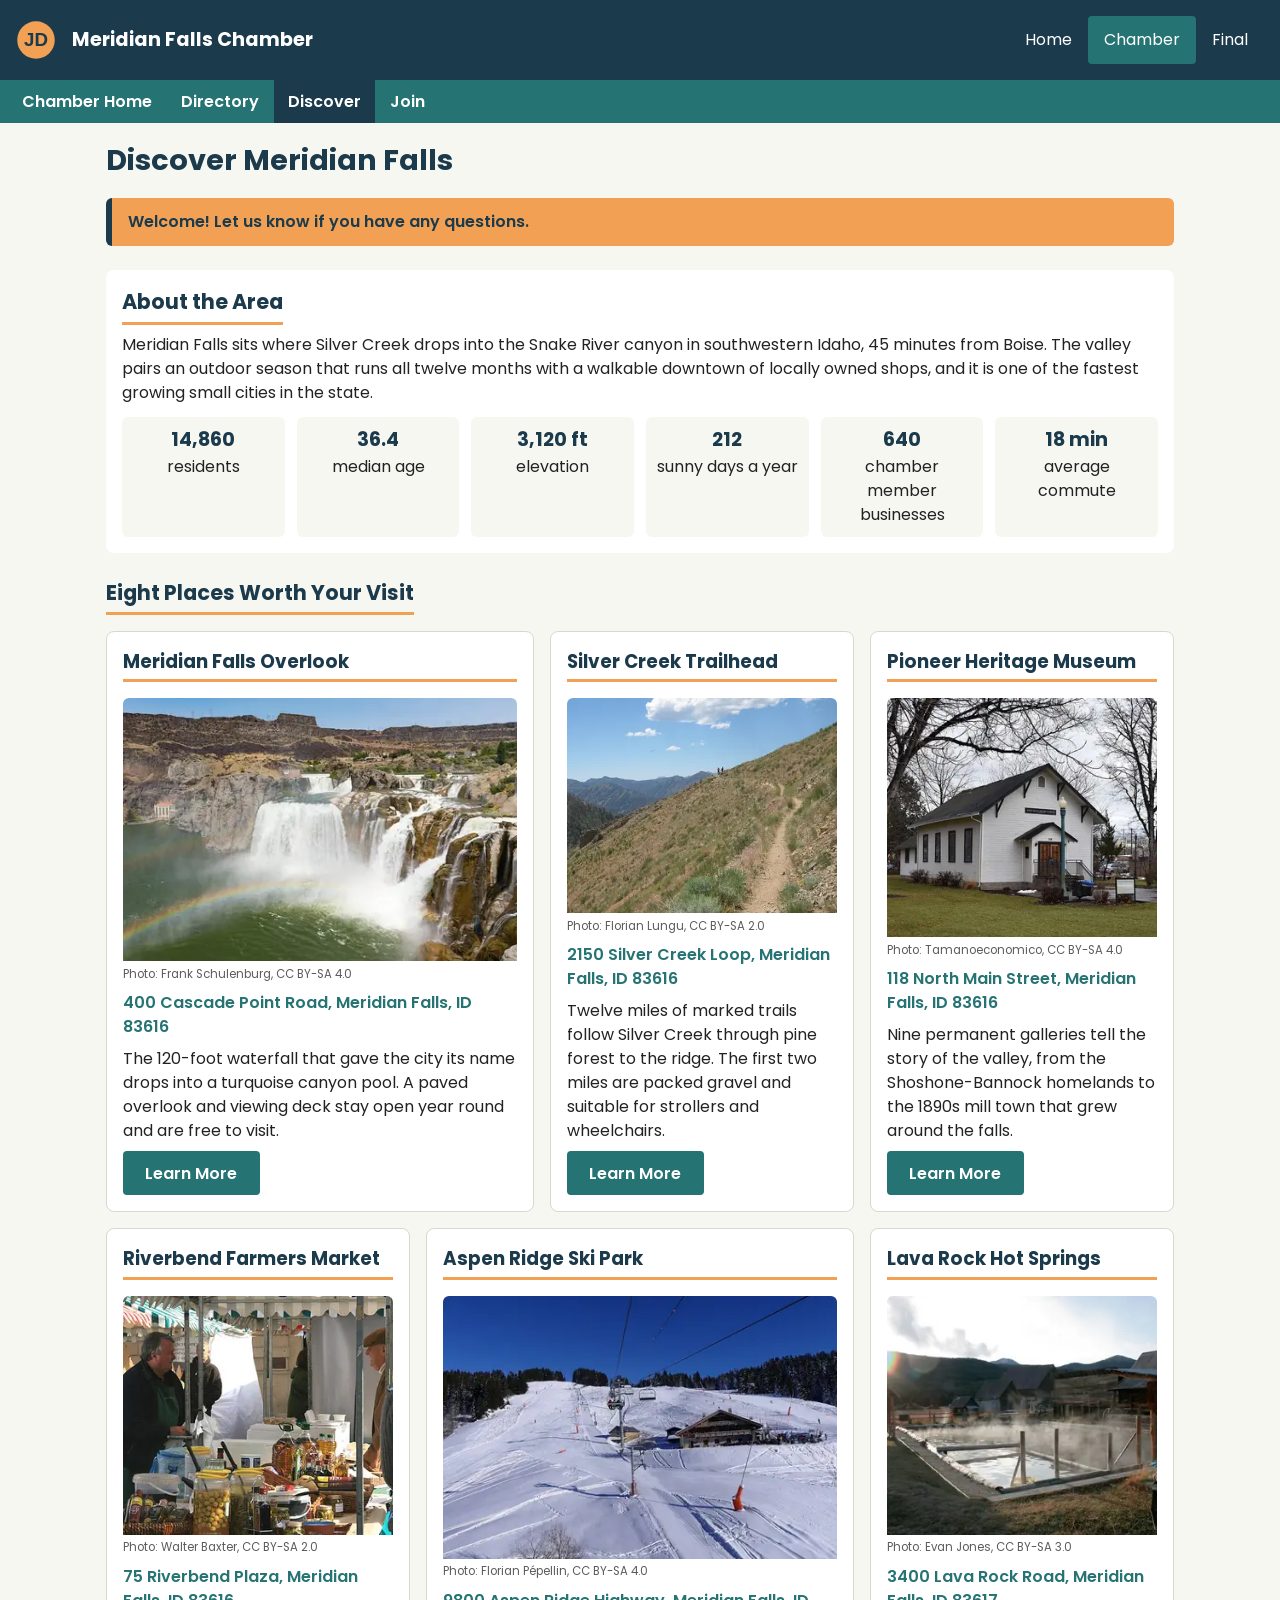
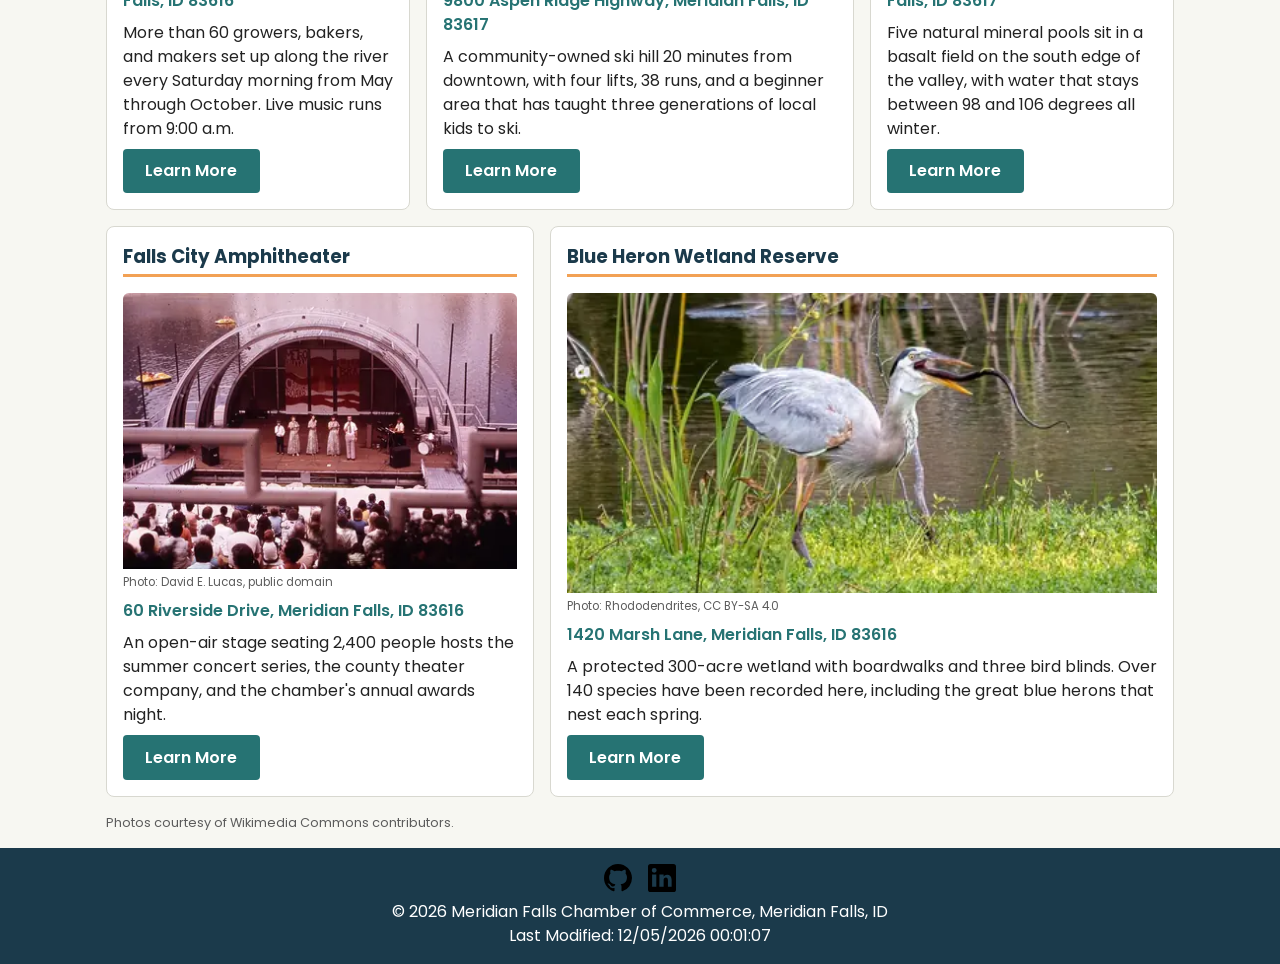
<file: chamber/discover.html>
<!DOCTYPE html>
<html lang="en">
<head>
  <meta charset="UTF-8">
  <meta name="viewport" content="width=device-width, initial-scale=1.0">
  <meta name="description" content="Discover Meridian Falls, Idaho. Explore the waterfall overlook, trails, hot springs, museum, farmers market, and more places worth a visit.">
  <meta name="author" content="Jeremias Davison">
  <title>Discover | Meridian Falls Chamber of Commerce</title>

  <meta property="og:title" content="Discover | Meridian Falls Chamber of Commerce">
  <meta property="og:description" content="Discover Meridian Falls, Idaho. Explore the waterfall overlook, trails, hot springs, museum, farmers market, and more places worth a visit.">
  <meta property="og:image" content="https://jeremiasdavison.github.io/wdd231/chamber/images/og-image.png">
  <meta property="og:url" content="https://jeremiasdavison.github.io/wdd231/chamber/discover.html">
  <meta property="og:type" content="website">

  <link rel="icon" type="image/x-icon" href="../images/logo.svg">
  <link rel="preconnect" href="https://fonts.googleapis.com">
  <link rel="preconnect" href="https://fonts.gstatic.com" crossorigin>
  <link href="https://fonts.googleapis.com/css2?family=Poppins:wght@400;600;700&display=swap" rel="stylesheet">

  <link rel="stylesheet" href="../styles/small.css">
  <link rel="stylesheet" href="../styles/larger.css">
  <link rel="stylesheet" href="styles/chamber.css">

  <script src="../scripts/navigation.js" defer></script>
  <script src="../scripts/date.js" defer></script>
  <script type="module" src="scripts/discover.mjs"></script>
</head>
<body>
  <header>
    <img src="../images/logo.svg" alt="Site logo" class="logo">
    <span class="site-name">Meridian Falls Chamber</span>
    <button id="menu-button" aria-label="Toggle navigation menu">&#9776;</button>
    <nav id="primary-nav" aria-label="Main">
      <a href="../index.html">Home</a>
      <a href="index.html" class="current">Chamber</a>
      <a href="../final/index.html">Final</a>
    </nav>
  </header>

  <nav class="chamber-nav" aria-label="Chamber pages">
    <a href="index.html">Chamber Home</a>
    <a href="directory.html">Directory</a>
    <a href="discover.html" class="current" aria-current="page">Discover</a>
    <a href="join.html">Join</a>
  </nav>

  <main>
    <h1>Discover Meridian Falls</h1>

    <p id="visit-message" class="visitor-message"></p>

    <section id="area-intro">
      <h2>About the Area</h2>
      <p>
        Meridian Falls sits where Silver Creek drops into the Snake River canyon in southwestern Idaho,
        45 minutes from Boise. The valley pairs an outdoor season that runs all twelve months with a
        walkable downtown of locally owned shops, and it is one of the fastest growing small cities in
        the state.
      </p>
      <ul class="area-facts">
        <li><span class="fact-figure">14,860</span> residents</li>
        <li><span class="fact-figure">36.4</span> median age</li>
        <li><span class="fact-figure">3,120 ft</span> elevation</li>
        <li><span class="fact-figure">212</span> sunny days a year</li>
        <li><span class="fact-figure">640</span> chamber member businesses</li>
        <li><span class="fact-figure">18 min</span> average commute</li>
      </ul>
    </section>

    <h2 class="section-heading">Eight Places Worth Your Visit</h2>
    <div id="discover-cards" class="discover-grid"></div>
    <p class="photo-source">Photos courtesy of Wikimedia Commons contributors.</p>
  </main>

  <footer>
    <div class="social">
      <a href="https://github.com/jeremiasdavison" target="_blank" rel="noopener">
        <img src="../images/github.svg" alt="GitHub profile link">
      </a>
      <a href="https://www.linkedin.com/in/jerem%C3%ADasdavison/" target="_blank" rel="noopener">
        <img src="../images/linkedin.svg" alt="LinkedIn profile link">
      </a>
    </div>
    <p>&copy; <span id="year"></span> Meridian Falls Chamber of Commerce, Meridian Falls, ID</p>
    <p id="lastModified"></p>
  </footer>
</body>
</html>
</file>
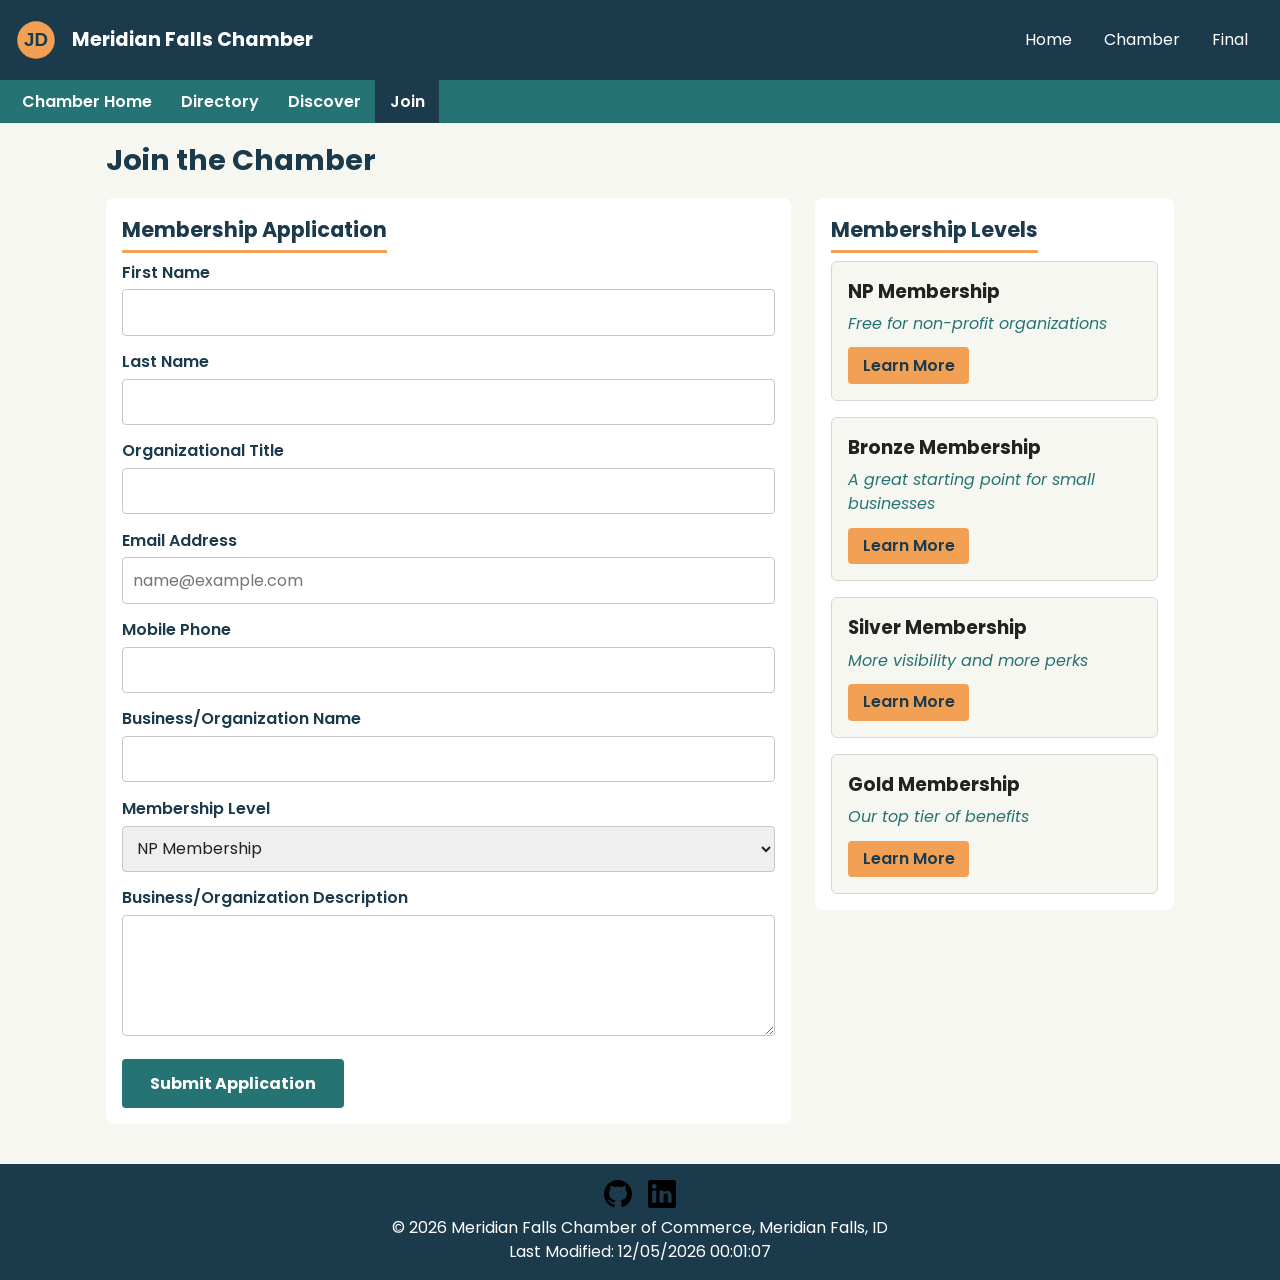
<file: chamber/join.html>
<!DOCTYPE html>
<html lang="en">
<head>
  <meta charset="UTF-8">
  <meta name="viewport" content="width=device-width, initial-scale=1.0">
  <meta name="description" content="Apply for membership with the Meridian Falls Chamber of Commerce. Choose from NP, Bronze, Silver, and Gold membership levels.">
  <meta name="author" content="Jeremias Davison">
  <title>Join | Meridian Falls Chamber of Commerce</title>

  <meta property="og:title" content="Join | Meridian Falls Chamber of Commerce">
  <meta property="og:description" content="Apply for membership with the Meridian Falls Chamber of Commerce. Choose from NP, Bronze, Silver, and Gold membership levels.">
  <meta property="og:image" content="https://jeremiasdavison.github.io/wdd231/chamber/images/og-image.png">
  <meta property="og:url" content="https://jeremiasdavison.github.io/wdd231/chamber/join.html">
  <meta property="og:type" content="website">

  <link rel="icon" type="image/x-icon" href="../images/logo.svg">
  <link rel="preconnect" href="https://fonts.googleapis.com">
  <link rel="preconnect" href="https://fonts.gstatic.com" crossorigin>
  <link href="https://fonts.googleapis.com/css2?family=Poppins:wght@400;600;700&display=swap" rel="stylesheet">

  <link rel="stylesheet" href="../styles/small.css">
  <link rel="stylesheet" href="../styles/larger.css">
  <link rel="stylesheet" href="styles/chamber.css">

  <script src="../scripts/navigation.js" defer></script>
  <script src="../scripts/date.js" defer></script>
  <script src="scripts/join.js" defer></script>
</head>
<body>
  <header>
    <img src="../images/logo.svg" alt="Site logo" class="logo">
    <span class="site-name">Meridian Falls Chamber</span>
    <button id="menu-button" aria-label="Toggle navigation menu">&#9776;</button>
    <nav id="primary-nav" aria-label="Main">
      <a href="../index.html">Home</a>
      <a href="index.html">Chamber</a>
      <a href="../final/index.html">Final</a>
    </nav>
  </header>

  <nav class="chamber-nav" aria-label="Chamber pages">
    <a href="index.html">Chamber Home</a>
    <a href="directory.html">Directory</a>
    <a href="discover.html">Discover</a>
    <a href="join.html" class="current" aria-current="page">Join</a>
  </nav>

  <main>
    <h1>Join the Chamber</h1>

    <div class="join-layout">
      <section id="join-form">
        <h2>Membership Application</h2>
        <form action="thankyou.html" method="get">

          <label>First Name
            <input type="text" name="firstName" title="Applicant's first name" autocomplete="given-name" required>
          </label>

          <label>Last Name
            <input type="text" name="lastName" title="Applicant's last name" autocomplete="family-name" required>
          </label>

          <label>Organizational Title
            <input type="text" name="orgTitle" title="Your title within your organization" autocomplete="organization-title" pattern="[A-Za-z\-\s]{7,}">
          </label>

          <label>Email Address
            <input type="email" name="email" title="A valid email address" autocomplete="email" placeholder="name@example.com" required>
          </label>

          <label>Mobile Phone
            <input type="tel" name="mobilePhone" title="Your mobile phone number" autocomplete="tel" required>
          </label>

          <label>Business/Organization Name
            <input type="text" name="businessName" title="The name of your business or organization" autocomplete="organization" required>
          </label>

          <label>Membership Level
            <select name="membershipLevel" title="Choose a membership level">
              <option value="np">NP Membership</option>
              <option value="bronze">Bronze Membership</option>
              <option value="silver">Silver Membership</option>
              <option value="gold">Gold Membership</option>
            </select>
          </label>

          <label>Business/Organization Description
            <textarea name="businessDescription" title="A short description of your business or organization" rows="4"></textarea>
          </label>

          <input type="hidden" name="timestamp" id="timestamp">

          <button type="submit">Submit Application</button>
        </form>
      </section>

      <section id="membership-cards">
        <h2>Membership Levels</h2>
        <div class="cards membership-cards">

          <div class="card level-card">
            <h3>NP Membership</h3>
            <p class="tagline">Free for non-profit organizations</p>
            <a href="#np-modal" class="info-link" data-modal="np-modal">Learn More</a>
          </div>

          <div class="card level-card">
            <h3>Bronze Membership</h3>
            <p class="tagline">A great starting point for small businesses</p>
            <a href="#bronze-modal" class="info-link" data-modal="bronze-modal">Learn More</a>
          </div>

          <div class="card level-card">
            <h3>Silver Membership</h3>
            <p class="tagline">More visibility and more perks</p>
            <a href="#silver-modal" class="info-link" data-modal="silver-modal">Learn More</a>
          </div>

          <div class="card level-card">
            <h3>Gold Membership</h3>
            <p class="tagline">Our top tier of benefits</p>
            <a href="#gold-modal" class="info-link" data-modal="gold-modal">Learn More</a>
          </div>

        </div>
      </section>
    </div>

    <dialog id="np-modal" class="benefits-modal">
      <h3>NP Membership</h3>
      <p class="modal-price">No fee</p>
      <ul>
        <li>Listing in the online member directory</li>
        <li>Monthly chamber newsletter</li>
        <li>Access to networking events</li>
      </ul>
      <button type="button" class="modal-close">Close</button>
    </dialog>

    <dialog id="bronze-modal" class="benefits-modal">
      <h3>Bronze Membership</h3>
      <p class="modal-price">Entry-level paid membership</p>
      <ul>
        <li>Everything in NP Membership</li>
        <li>One free ticket to a quarterly event</li>
        <li>Basic listing badge on your directory card</li>
      </ul>
      <button type="button" class="modal-close">Close</button>
    </dialog>

    <dialog id="silver-modal" class="benefits-modal">
      <h3>Silver Membership</h3>
      <p class="modal-price">Mid-tier membership</p>
      <ul>
        <li>Everything in Bronze Membership</li>
        <li>Rotating spotlight placement on the home page</li>
        <li>Discounted tickets to chamber workshops</li>
      </ul>
      <button type="button" class="modal-close">Close</button>
    </dialog>

    <dialog id="gold-modal" class="benefits-modal">
      <h3>Gold Membership</h3>
      <p class="modal-price">Our top tier of benefits</p>
      <ul>
        <li>Everything in Silver Membership</li>
        <li>Priority home page spotlight placement</li>
        <li>Unlimited event tickets and workshop discounts</li>
      </ul>
      <button type="button" class="modal-close">Close</button>
    </dialog>

  </main>

  <footer>
    <div class="social">
      <a href="https://github.com/jeremiasdavison" target="_blank" rel="noopener">
        <img src="../images/github.svg" alt="GitHub profile link">
      </a>
      <a href="https://www.linkedin.com/in/jerem%C3%ADasdavison/" target="_blank" rel="noopener">
        <img src="../images/linkedin.svg" alt="LinkedIn profile link">
      </a>
    </div>
    <p>&copy; <span id="year"></span> Meridian Falls Chamber of Commerce, Meridian Falls, ID</p>
    <p id="lastModified"></p>
  </footer>
</body>
</html>
</file>
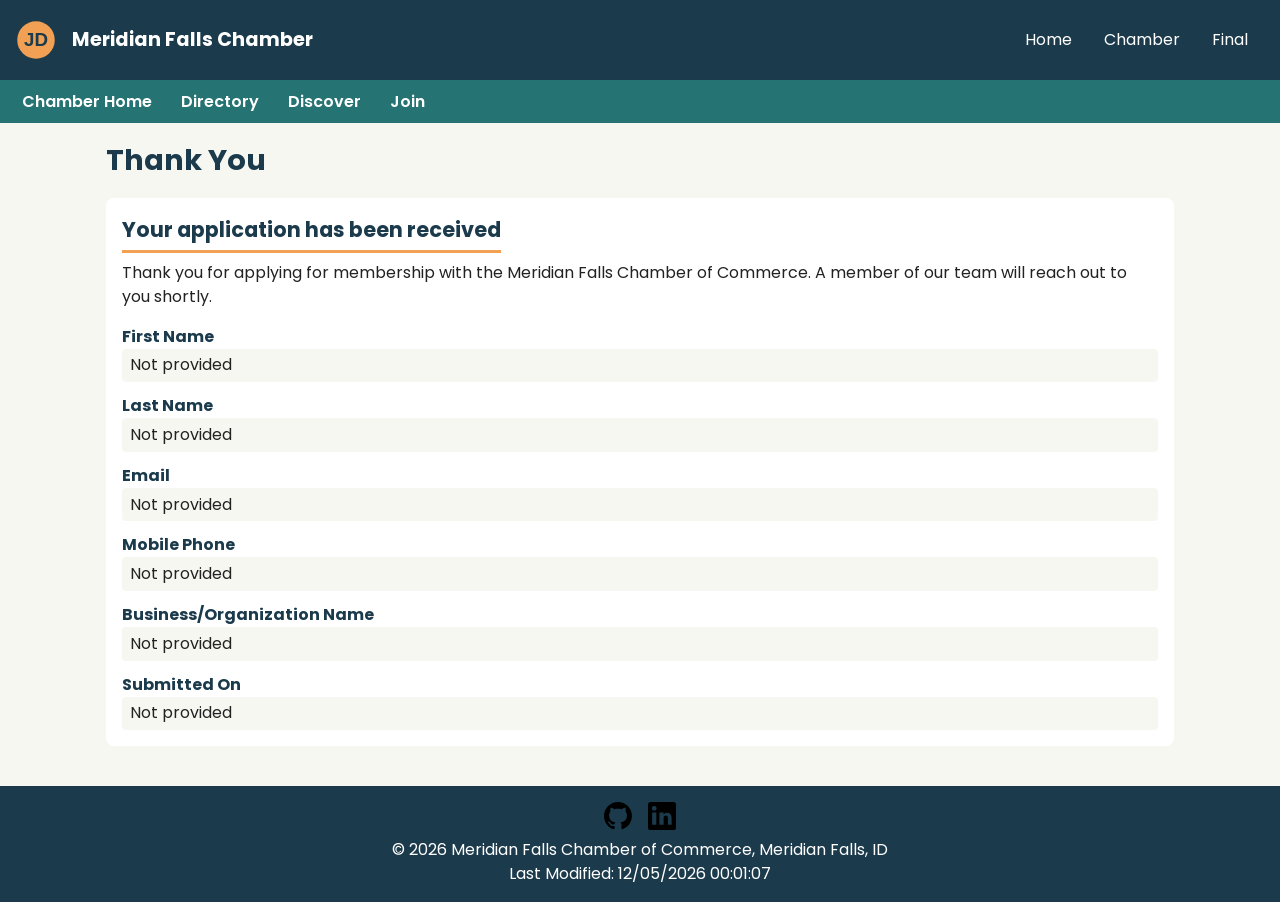
<file: chamber/thankyou.html>
<!DOCTYPE html>
<html lang="en">
<head>
  <meta charset="UTF-8">
  <meta name="viewport" content="width=device-width, initial-scale=1.0">
  <meta name="description" content="Thank you for applying for membership with the Meridian Falls Chamber of Commerce.">
  <meta name="author" content="Jeremias Davison">
  <title>Thank You | Meridian Falls Chamber of Commerce</title>

  <meta property="og:title" content="Thank You | Meridian Falls Chamber of Commerce">
  <meta property="og:description" content="Thank you for applying for membership with the Meridian Falls Chamber of Commerce.">
  <meta property="og:image" content="https://jeremiasdavison.github.io/wdd231/chamber/images/og-image.png">
  <meta property="og:url" content="https://jeremiasdavison.github.io/wdd231/chamber/thankyou.html">
  <meta property="og:type" content="website">

  <link rel="icon" type="image/x-icon" href="../images/logo.svg">
  <link rel="preconnect" href="https://fonts.googleapis.com">
  <link rel="preconnect" href="https://fonts.gstatic.com" crossorigin>
  <link href="https://fonts.googleapis.com/css2?family=Poppins:wght@400;600;700&display=swap" rel="stylesheet">

  <link rel="stylesheet" href="../styles/small.css">
  <link rel="stylesheet" href="../styles/larger.css">
  <link rel="stylesheet" href="styles/chamber.css">

  <script src="../scripts/navigation.js" defer></script>
  <script src="../scripts/date.js" defer></script>
  <script src="scripts/thankyou.js" defer></script>
</head>
<body>
  <header>
    <img src="../images/logo.svg" alt="Site logo" class="logo">
    <span class="site-name">Meridian Falls Chamber</span>
    <button id="menu-button" aria-label="Toggle navigation menu">&#9776;</button>
    <nav id="primary-nav" aria-label="Main">
      <a href="../index.html">Home</a>
      <a href="index.html">Chamber</a>
      <a href="../final/index.html">Final</a>
    </nav>
  </header>

  <nav class="chamber-nav" aria-label="Chamber pages">
    <a href="index.html">Chamber Home</a>
    <a href="directory.html">Directory</a>
    <a href="discover.html">Discover</a>
    <a href="join.html">Join</a>
  </nav>

  <main>
    <h1>Thank You</h1>

    <section id="thankyou">
      <h2>Your application has been received</h2>
      <p>Thank you for applying for membership with the Meridian Falls Chamber of Commerce. A member of our team will reach out to you shortly.</p>

      <dl id="application-summary">
        <dt>First Name</dt>
        <dd id="out-firstName"></dd>

        <dt>Last Name</dt>
        <dd id="out-lastName"></dd>

        <dt>Email</dt>
        <dd id="out-email"></dd>

        <dt>Mobile Phone</dt>
        <dd id="out-mobilePhone"></dd>

        <dt>Business/Organization Name</dt>
        <dd id="out-businessName"></dd>

        <dt>Submitted On</dt>
        <dd id="out-timestamp"></dd>
      </dl>
    </section>
  </main>

  <footer>
    <div class="social">
      <a href="https://github.com/jeremiasdavison" target="_blank" rel="noopener">
        <img src="../images/github.svg" alt="GitHub profile link">
      </a>
      <a href="https://www.linkedin.com/in/jerem%C3%ADasdavison/" target="_blank" rel="noopener">
        <img src="../images/linkedin.svg" alt="LinkedIn profile link">
      </a>
    </div>
    <p>&copy; <span id="year"></span> Meridian Falls Chamber of Commerce, Meridian Falls, ID</p>
    <p id="lastModified"></p>
  </footer>
</body>
</html>
</file>
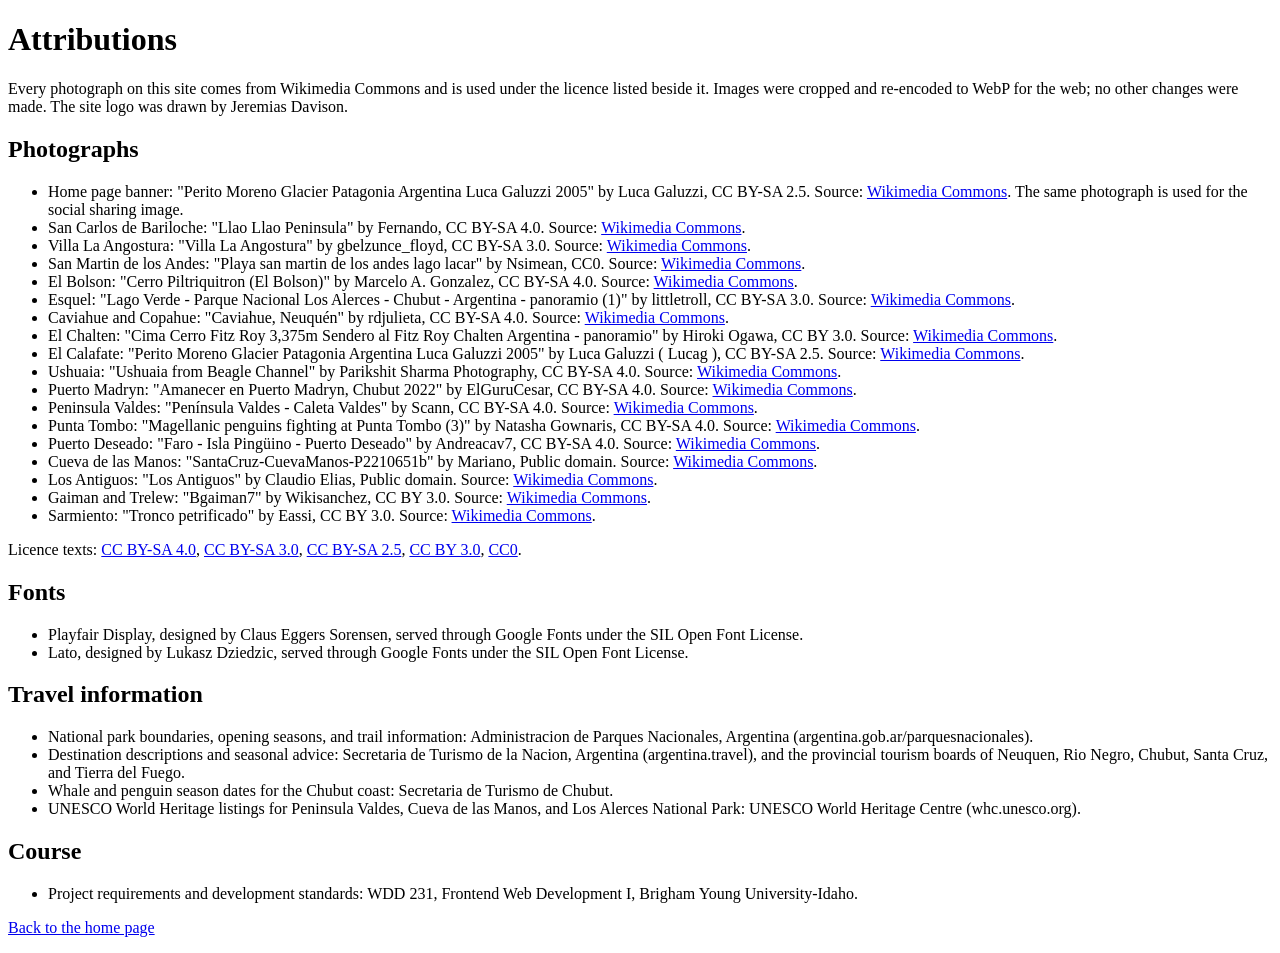
<file: final/attributions.html>
<!DOCTYPE html>
<html lang="en">
<head>
  <meta charset="UTF-8">
  <meta name="viewport" content="width=device-width, initial-scale=1.0">
  <title>Attributions | Wild Patagonia</title>
  <meta name="description" content="Sources and licences for the photographs, fonts, and travel information published on the Wild Patagonia site.">
  <meta name="author" content="Jeremias Davison">
  <link rel="icon" href="images/logo.svg" type="image/svg+xml">
</head>
<body>
  <h1>Attributions</h1>

  <p>Every photograph on this site comes from Wikimedia Commons and is used under the licence listed beside it. Images were cropped and re-encoded to WebP for the web; no other changes were made. The site logo was drawn by Jeremias Davison.</p>

  <h2>Photographs</h2>
  <ul>
    <li>Home page banner: "Perito Moreno Glacier Patagonia Argentina Luca Galuzzi 2005" by Luca Galuzzi, CC BY-SA 2.5. Source: <a href="https://commons.wikimedia.org/wiki/File%3APerito_Moreno_Glacier_Patagonia_Argentina_Luca_Galuzzi_2005.JPG">Wikimedia Commons</a>. The same photograph is used for the social sharing image.</li>
    <li>San Carlos de Bariloche: "Llao Llao Peninsula" by Fernando, CC BY-SA 4.0. Source: <a href="https://commons.wikimedia.org/wiki/File%3ALlao_Llao_Peninsula.jpg">Wikimedia Commons</a>.</li>
    <li>Villa La Angostura: "Villa La Angostura" by gbelzunce_floyd, CC BY-SA 3.0. Source: <a href="https://commons.wikimedia.org/wiki/File%3AVilla_La_Angostura.jpg">Wikimedia Commons</a>.</li>
    <li>San Martin de los Andes: "Playa san martin de los andes lago lacar" by Nsimean, CC0. Source: <a href="https://commons.wikimedia.org/wiki/File%3APlaya_san_martin_de_los_andes_lago_lacar.jpg">Wikimedia Commons</a>.</li>
    <li>El Bolson: "Cerro Piltriquitron (El Bolson)" by Marcelo A. Gonzalez, CC BY-SA 4.0. Source: <a href="https://commons.wikimedia.org/wiki/File%3ACerro_Piltriquitron_%28El_Bolson%29.JPG">Wikimedia Commons</a>.</li>
    <li>Esquel: "Lago Verde - Parque Nacional Los Alerces - Chubut - Argentina - panoramio (1)" by littletroll, CC BY-SA 3.0. Source: <a href="https://commons.wikimedia.org/wiki/File%3ALago_Verde_-_Parque_Nacional_Los_Alerces_-_Chubut_-_Argentina_-_panoramio_%281%29.jpg">Wikimedia Commons</a>.</li>
    <li>Caviahue and Copahue: "Caviahue, Neuquén" by rdjulieta, CC BY-SA 4.0. Source: <a href="https://commons.wikimedia.org/wiki/File%3ACaviahue%2C_Neuqu%C3%A9n.jpg">Wikimedia Commons</a>.</li>
    <li>El Chalten: "Cima Cerro Fitz Roy 3,375m Sendero al Fitz Roy Chalten Argentina - panoramio" by Hiroki Ogawa, CC BY 3.0. Source: <a href="https://commons.wikimedia.org/wiki/File%3ACima_Cerro_Fitz_Roy_3%2C375m_Sendero_al_Fitz_Roy_Chalten_Argentina_-_panoramio.jpg">Wikimedia Commons</a>.</li>
    <li>El Calafate: "Perito Moreno Glacier Patagonia Argentina Luca Galuzzi 2005" by Luca Galuzzi ( Lucag ), CC BY-SA 2.5. Source: <a href="https://commons.wikimedia.org/wiki/File%3APerito_Moreno_Glacier_Patagonia_Argentina_Luca_Galuzzi_2005.JPG">Wikimedia Commons</a>.</li>
    <li>Ushuaia: "Ushuaia from Beagle Channel" by Parikshit Sharma Photography, CC BY-SA 4.0. Source: <a href="https://commons.wikimedia.org/wiki/File%3AUshuaia_from_Beagle_Channel.png">Wikimedia Commons</a>.</li>
    <li>Puerto Madryn: "Amanecer en Puerto Madryn, Chubut 2022" by ElGuruCesar, CC BY-SA 4.0. Source: <a href="https://commons.wikimedia.org/wiki/File%3AAmanecer_en_Puerto_Madryn%2C_Chubut_2022.jpg">Wikimedia Commons</a>.</li>
    <li>Peninsula Valdes: "Península Valdes - Caleta Valdes" by Scann, CC BY-SA 4.0. Source: <a href="https://commons.wikimedia.org/wiki/File%3APen%C3%ADnsula_Valdes_-_Caleta_Valdes.jpg">Wikimedia Commons</a>.</li>
    <li>Punta Tombo: "Magellanic penguins fighting at Punta Tombo (3)" by Natasha Gownaris, CC BY-SA 4.0. Source: <a href="https://commons.wikimedia.org/wiki/File%3AMagellanic_penguins_fighting_at_Punta_Tombo_%283%29.jpg">Wikimedia Commons</a>.</li>
    <li>Puerto Deseado: "Faro - Isla Pingüino - Puerto Deseado" by Andreacav7, CC BY-SA 4.0. Source: <a href="https://commons.wikimedia.org/wiki/File%3AFaro_-_Isla_Ping%C3%BCino_-_Puerto_Deseado.jpg">Wikimedia Commons</a>.</li>
    <li>Cueva de las Manos: "SantaCruz-CuevaManos-P2210651b" by Mariano, Public domain. Source: <a href="https://commons.wikimedia.org/wiki/File%3ASantaCruz-CuevaManos-P2210651b.jpg">Wikimedia Commons</a>.</li>
    <li>Los Antiguos: "Los Antiguos" by Claudio Elias, Public domain. Source: <a href="https://commons.wikimedia.org/wiki/File%3ALos_Antiguos.JPG">Wikimedia Commons</a>.</li>
    <li>Gaiman and Trelew: "Bgaiman7" by Wikisanchez, CC BY 3.0. Source: <a href="https://commons.wikimedia.org/wiki/File%3ABgaiman7.JPG">Wikimedia Commons</a>.</li>
    <li>Sarmiento: "Tronco petrificado" by Eassi, CC BY 3.0. Source: <a href="https://commons.wikimedia.org/wiki/File%3ATronco_petrificado.JPG">Wikimedia Commons</a>.</li>
  </ul>

  <p>Licence texts: <a href="https://creativecommons.org/licenses/by-sa/4.0/">CC BY-SA 4.0</a>,
     <a href="https://creativecommons.org/licenses/by-sa/3.0/">CC BY-SA 3.0</a>,
     <a href="https://creativecommons.org/licenses/by-sa/2.5/">CC BY-SA 2.5</a>,
     <a href="https://creativecommons.org/licenses/by/3.0/">CC BY 3.0</a>,
     <a href="https://creativecommons.org/publicdomain/zero/1.0/">CC0</a>.</p>

  <h2>Fonts</h2>
  <ul>
    <li>Playfair Display, designed by Claus Eggers Sorensen, served through Google Fonts under the SIL Open Font License.</li>
    <li>Lato, designed by Lukasz Dziedzic, served through Google Fonts under the SIL Open Font License.</li>
  </ul>

  <h2>Travel information</h2>
  <ul>
    <li>National park boundaries, opening seasons, and trail information: Administracion de Parques Nacionales, Argentina (argentina.gob.ar/parquesnacionales).</li>
    <li>Destination descriptions and seasonal advice: Secretaria de Turismo de la Nacion, Argentina (argentina.travel), and the provincial tourism boards of Neuquen, Rio Negro, Chubut, Santa Cruz, and Tierra del Fuego.</li>
    <li>Whale and penguin season dates for the Chubut coast: Secretaria de Turismo de Chubut.</li>
    <li>UNESCO World Heritage listings for Peninsula Valdes, Cueva de las Manos, and Los Alerces National Park: UNESCO World Heritage Centre (whc.unesco.org).</li>
  </ul>

  <h2>Course</h2>
  <ul>
    <li>Project requirements and development standards: WDD 231, Frontend Web Development I, Brigham Young University-Idaho.</li>
  </ul>

  <p><a href="index.html">Back to the home page</a></p>
</body>
</html>
</file>
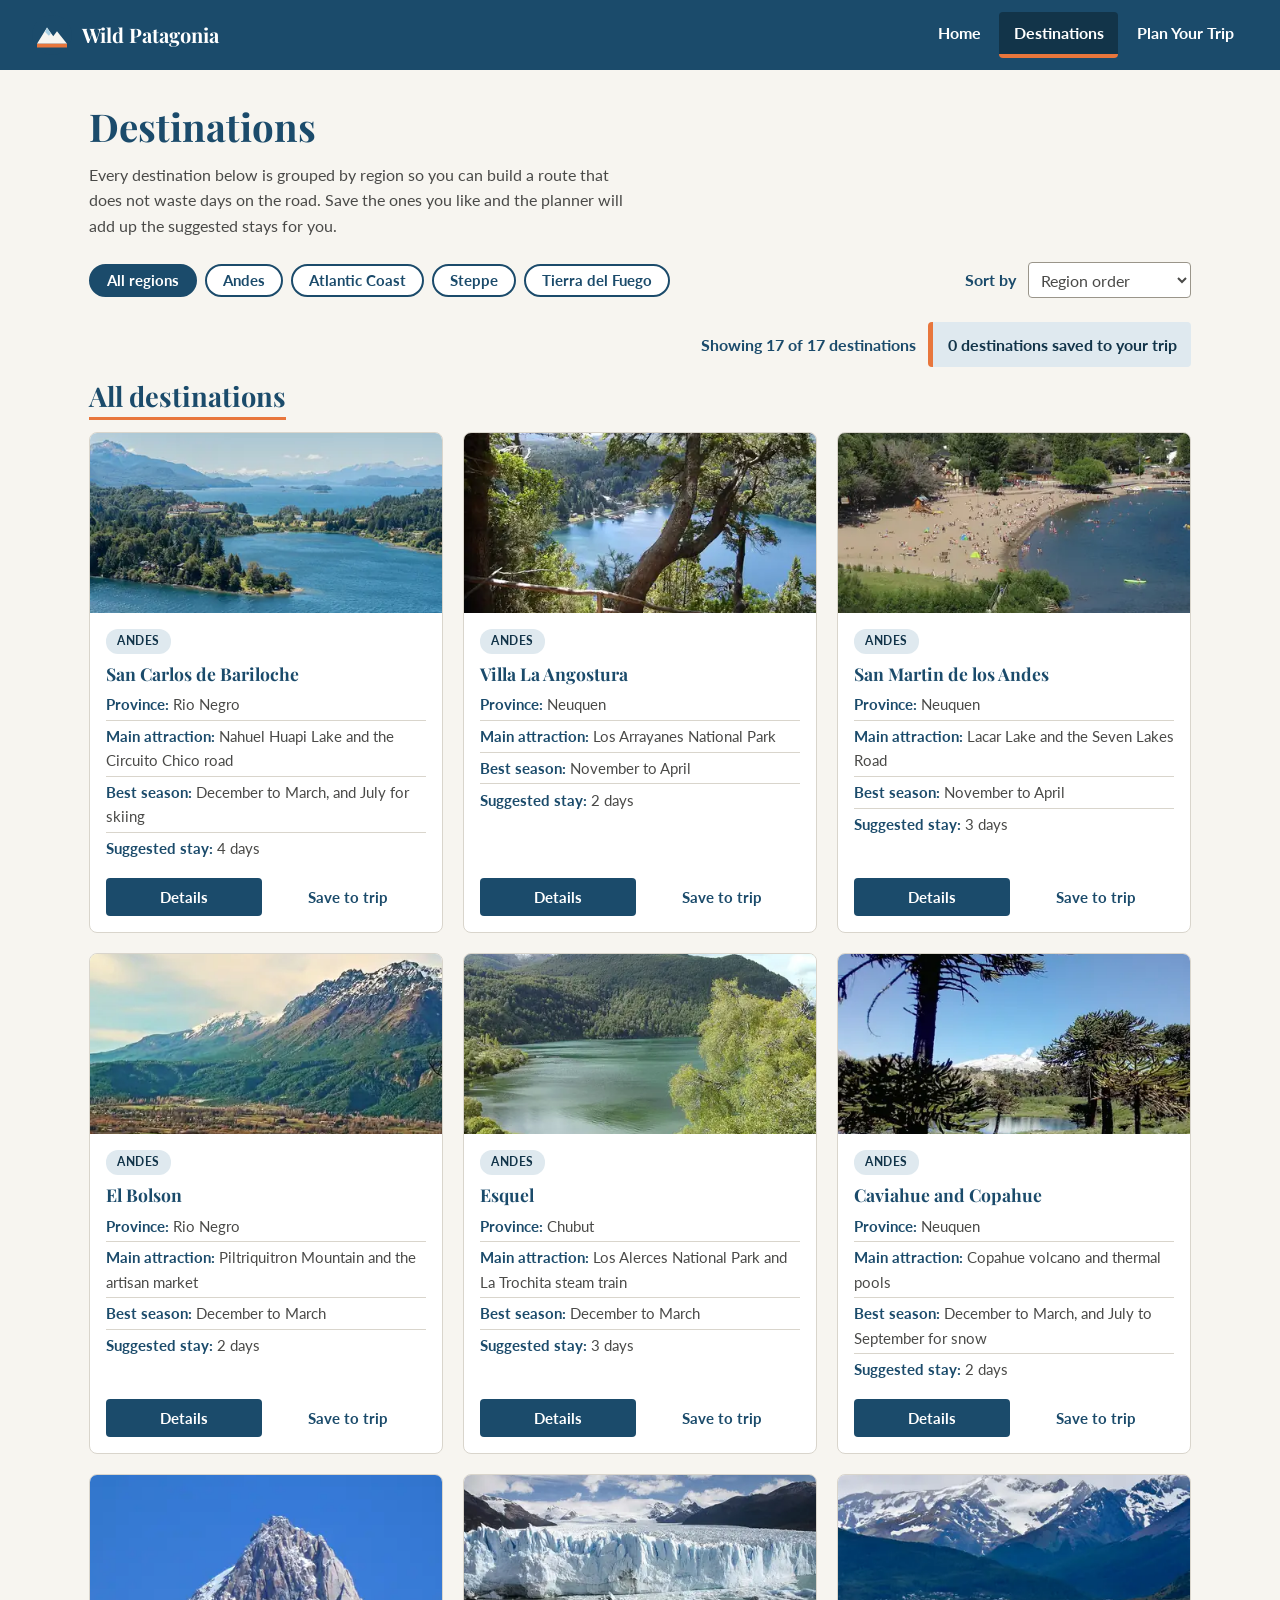
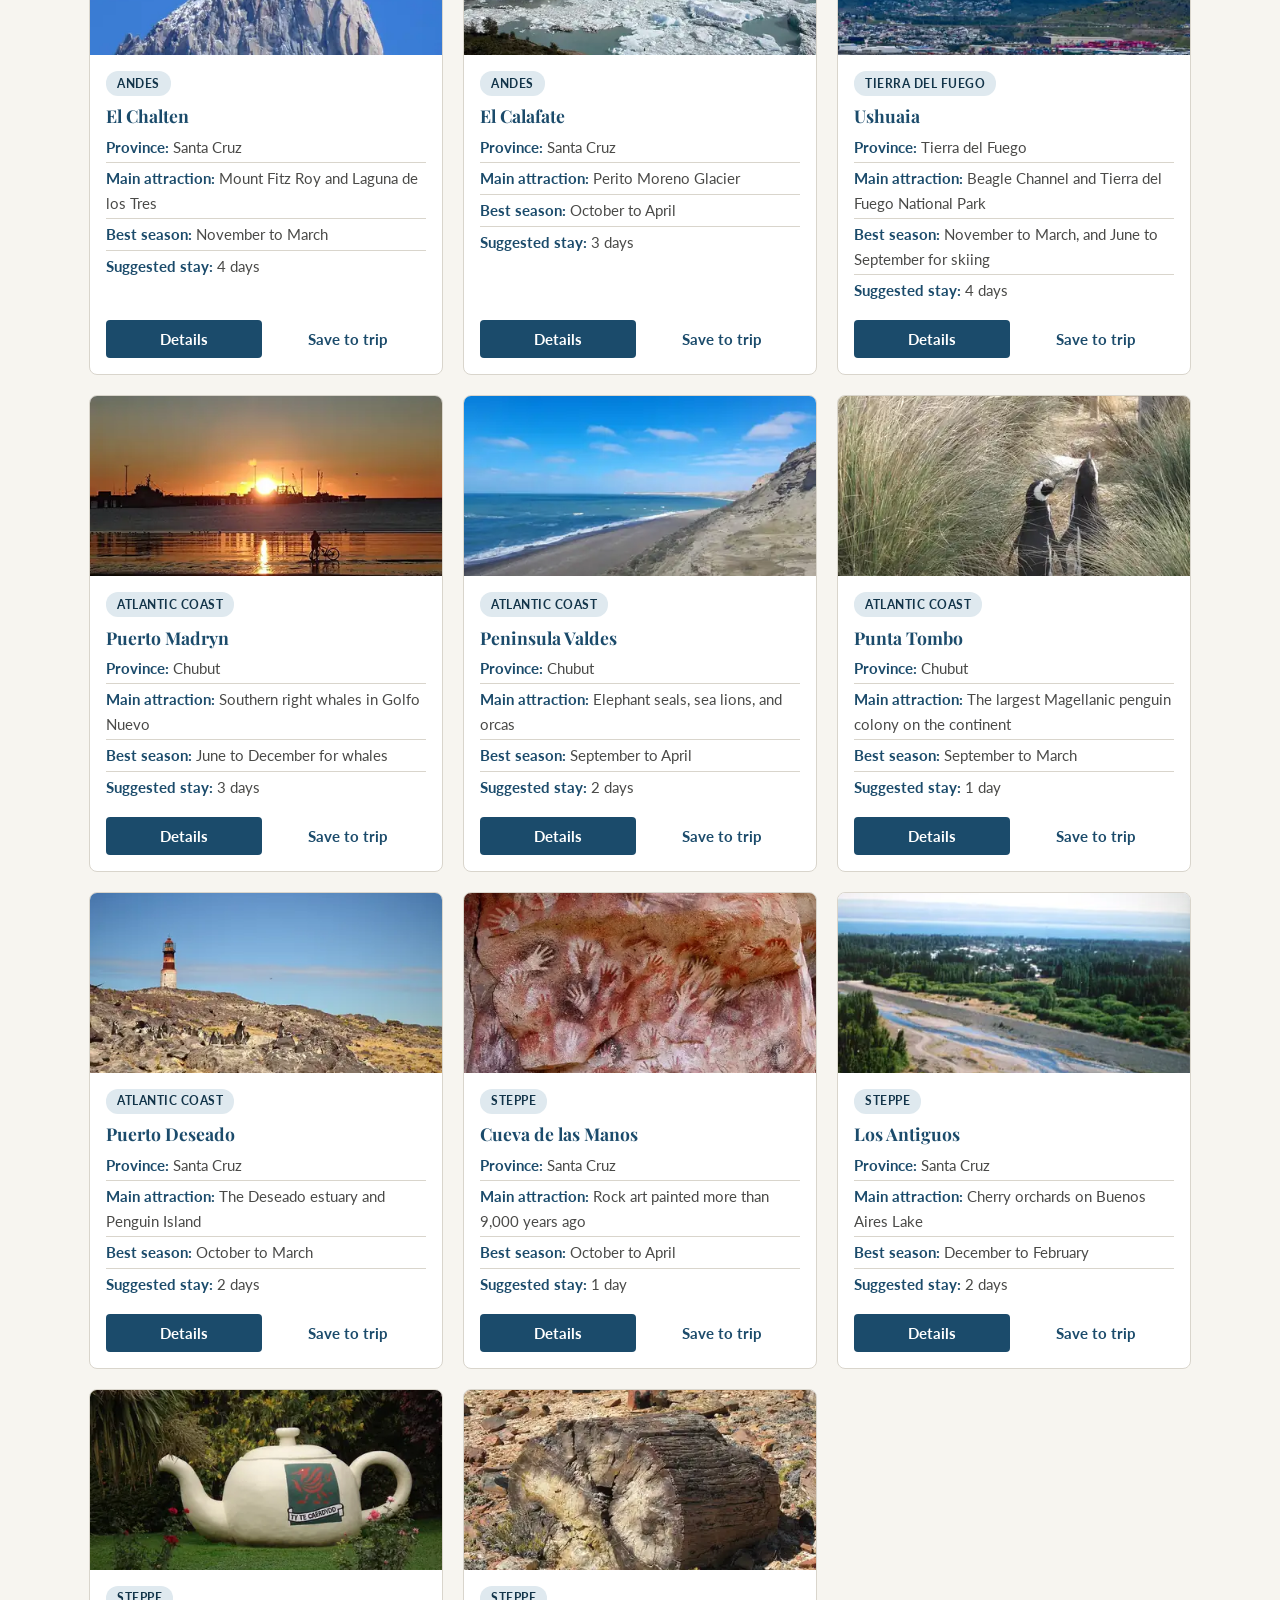
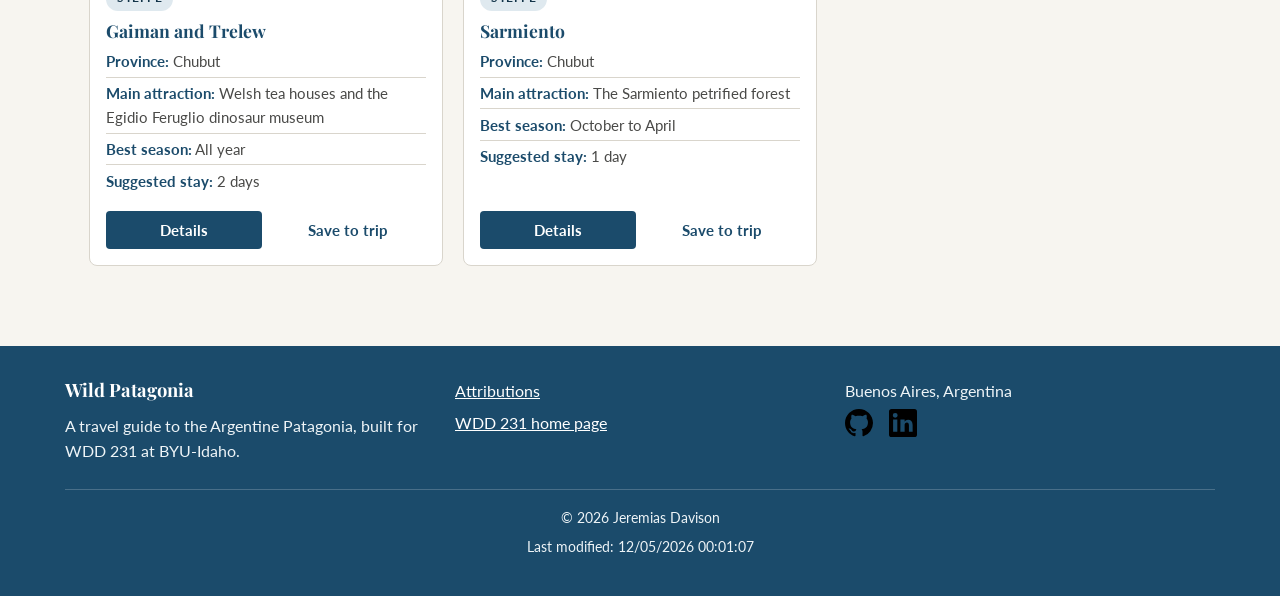
<file: final/destinations.html>
<!DOCTYPE html>
<html lang="en">
<head>
  <meta charset="UTF-8">
  <meta name="viewport" content="width=device-width, initial-scale=1.0">
  <title>Destinations | Wild Patagonia</title>
  <meta name="description" content="Seventeen destinations in the Argentine Patagonia, filtered by region, with the main attraction, best season, and suggested length of stay for each one.">
  <meta name="author" content="Jeremias Davison">

  <meta property="og:title" content="Destinations | Wild Patagonia">
  <meta property="og:description" content="Browse seventeen Patagonian destinations by region and save the ones you want for your own route.">
  <meta property="og:image" content="https://jeremiasdavison.github.io/wdd231/final/images/og-image.jpg">
  <meta property="og:url" content="https://jeremiasdavison.github.io/wdd231/final/destinations.html">
  <meta property="og:type" content="website">

  <link rel="icon" href="images/logo.svg" type="image/svg+xml">
  <link rel="preconnect" href="https://fonts.googleapis.com">
  <link rel="preconnect" href="https://fonts.gstatic.com" crossorigin>
  <link href="https://fonts.googleapis.com/css2?family=Playfair+Display:wght@600;700&family=Lato:wght@400;700&display=swap" rel="stylesheet">
  <link rel="stylesheet" href="styles/base.css">
  <link rel="stylesheet" href="styles/larger.css">

  <script type="module" src="scripts/destinations.mjs"></script>
</head>
<body>
  <a class="skip-link" href="#main-content">Skip to main content</a>

  <header>
    <div class="brand">
      <img class="logo" src="images/logo.svg" alt="Wild Patagonia logo" width="40" height="40">
      <span class="site-name">Wild Patagonia</span>
    </div>
    <button id="menu-button" type="button" aria-label="Toggle navigation menu" aria-expanded="false" aria-controls="primary-nav">&#9776;</button>
    <nav id="primary-nav" aria-label="Main">
      <a href="index.html">Home</a>
      <a href="destinations.html" class="current" aria-current="page">Destinations</a>
      <a href="plan.html">Plan Your Trip</a>
    </nav>
  </header>

  <main id="main-content">
    <h1>Destinations</h1>
    <p class="page-intro">Every destination below is grouped by region so you can build a route that does not waste days on the road. Save the ones you like and the planner will add up the suggested stays for you.</p>

    <p class="notice" id="load-error" hidden>The destination list could not be loaded right now. Please refresh the page to try again.</p>

    <div class="controls">
      <div class="filter-group" role="group" aria-label="Filter destinations by region">
        <button class="filter-btn active" type="button" data-region="all">All regions</button>
        <button class="filter-btn" type="button" data-region="Andes">Andes</button>
        <button class="filter-btn" type="button" data-region="Atlantic Coast">Atlantic Coast</button>
        <button class="filter-btn" type="button" data-region="Steppe">Steppe</button>
        <button class="filter-btn" type="button" data-region="Tierra del Fuego">Tierra del Fuego</button>
      </div>
      <div class="control-row">
        <label for="sort-select">Sort by</label>
        <select id="sort-select">
          <option value="default">Region order</option>
          <option value="name">Name, A to Z</option>
          <option value="days">Shortest stay first</option>
        </select>
      </div>
    </div>

    <div class="control-row">
      <p class="result-count" id="result-count">Loading destinations...</p>
      <p class="trip-counter" id="trip-counter">0 destinations saved to your trip</p>
    </div>

    <section>
      <h2 class="section-title">All destinations</h2>
      <div class="card-grid" id="destination-cards"></div>
    </section>
  </main>

  <dialog id="detail-modal" aria-label="Destination details">
    <div id="modal-content"></div>
    <div class="modal-footer">
      <button class="button button-secondary" type="button" id="modal-close">Close</button>
    </div>
  </dialog>

  <footer>
    <div class="footer-grid">
      <div>
        <h2 class="footer-heading">Wild Patagonia</h2>
        <p>A travel guide to the Argentine Patagonia, built for WDD 231 at BYU-Idaho.</p>
      </div>
      <nav class="footer-links" aria-label="Footer">
        <a href="attributions.html">Attributions</a>
        <a href="../index.html">WDD 231 home page</a>
      </nav>
      <div>
        <p>Buenos Aires, Argentina</p>
        <div class="social">
          <a href="https://github.com/jeremiasdavison" target="_blank" rel="noopener">
            <img src="images/github.svg" alt="GitHub profile" width="28" height="28">
          </a>
          <a href="https://www.linkedin.com/in/jerem%C3%ADasdavison/" target="_blank" rel="noopener">
            <img src="images/linkedin.svg" alt="LinkedIn profile" width="28" height="28">
          </a>
        </div>
      </div>
    </div>
    <div class="footer-legal">
      <p>&copy; <span id="year"></span> Jeremias Davison</p>
      <p id="last-modified"></p>
    </div>
  </footer>
</body>
</html>
</file>
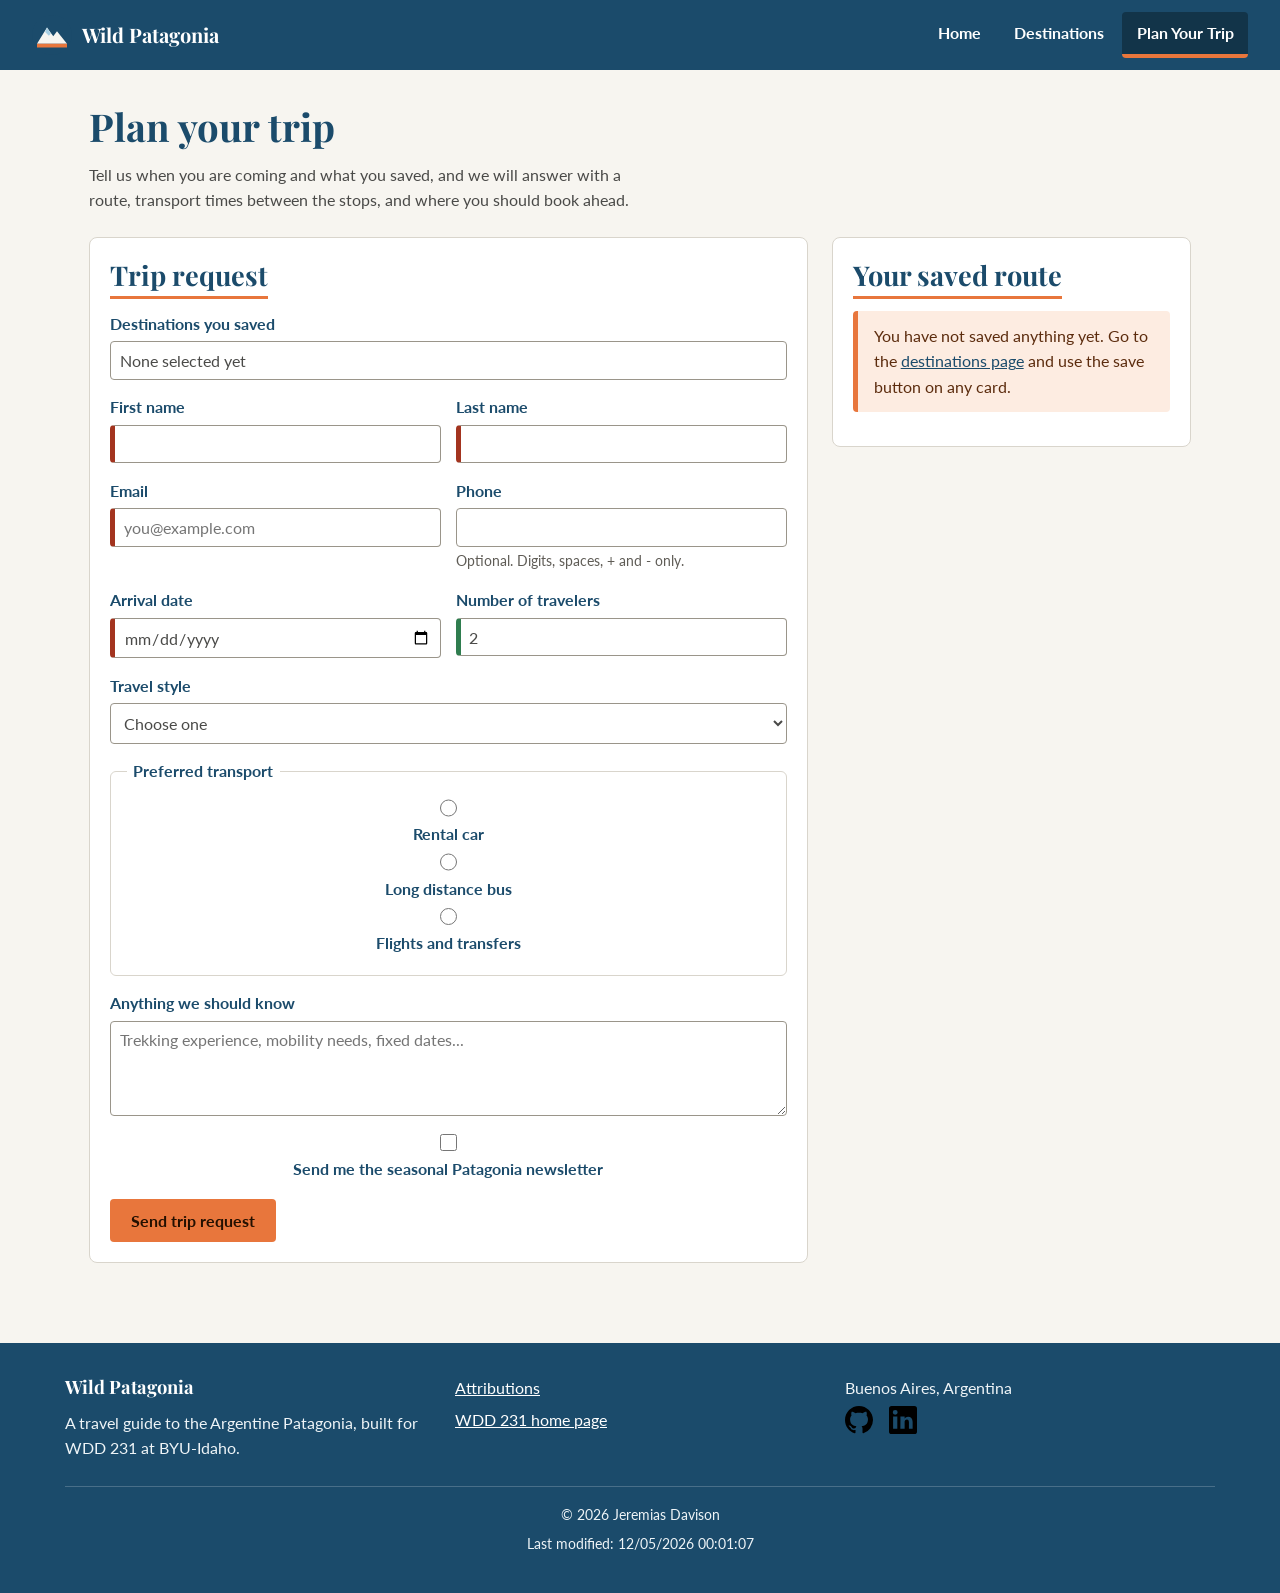
<file: final/plan.html>
<!DOCTYPE html>
<html lang="en">
<head>
  <meta charset="UTF-8">
  <meta name="viewport" content="width=device-width, initial-scale=1.0">
  <title>Plan Your Trip | Wild Patagonia</title>
  <meta name="description" content="Review the Patagonian destinations you saved, see how many days the route needs, and send your trip request with dates, group size, and travel style.">
  <meta name="author" content="Jeremias Davison">

  <meta property="og:title" content="Plan Your Trip | Wild Patagonia">
  <meta property="og:description" content="Turn the destinations you saved into a route and send your Patagonia trip request.">
  <meta property="og:image" content="https://jeremiasdavison.github.io/wdd231/final/images/og-image.jpg">
  <meta property="og:url" content="https://jeremiasdavison.github.io/wdd231/final/plan.html">
  <meta property="og:type" content="website">

  <link rel="icon" href="images/logo.svg" type="image/svg+xml">
  <link rel="preconnect" href="https://fonts.googleapis.com">
  <link rel="preconnect" href="https://fonts.gstatic.com" crossorigin>
  <link href="https://fonts.googleapis.com/css2?family=Playfair+Display:wght@600;700&family=Lato:wght@400;700&display=swap" rel="stylesheet">
  <link rel="stylesheet" href="styles/base.css">
  <link rel="stylesheet" href="styles/larger.css">

  <script type="module" src="scripts/plan.mjs"></script>
</head>
<body>
  <a class="skip-link" href="#main-content">Skip to main content</a>

  <header>
    <div class="brand">
      <img class="logo" src="images/logo.svg" alt="Wild Patagonia logo" width="40" height="40">
      <span class="site-name">Wild Patagonia</span>
    </div>
    <button id="menu-button" type="button" aria-label="Toggle navigation menu" aria-expanded="false" aria-controls="primary-nav">&#9776;</button>
    <nav id="primary-nav" aria-label="Main">
      <a href="index.html">Home</a>
      <a href="destinations.html">Destinations</a>
      <a href="plan.html" class="current" aria-current="page">Plan Your Trip</a>
    </nav>
  </header>

  <main id="main-content">
    <h1>Plan your trip</h1>
    <p class="page-intro">Tell us when you are coming and what you saved, and we will answer with a route, transport times between the stops, and where you should book ahead.</p>

    <p class="notice" id="welcome-back" hidden></p>

    <div class="plan-layout">
      <section class="panel">
        <h2 class="section-title">Trip request</h2>
        <form class="trip-form" id="trip-form" method="get" action="trip-summary.html">
          <label class="full-width" for="destinations">Destinations you saved
            <input type="text" id="destinations" name="destinations" readonly>
          </label>

          <label for="first-name">First name
            <input type="text" id="first-name" name="firstName" autocomplete="given-name" required>
          </label>

          <label for="last-name">Last name
            <input type="text" id="last-name" name="lastName" autocomplete="family-name" required>
          </label>

          <label for="email">Email
            <input type="email" id="email" name="email" autocomplete="email" placeholder="you@example.com" required>
          </label>

          <label for="phone">Phone
            <input type="tel" id="phone" name="phone" autocomplete="tel" pattern="[0-9+\-\s]{7,20}" title="Use digits, spaces, plus and hyphen only, from 7 to 20 characters.">
            <span class="hint">Optional. Digits, spaces, + and - only.</span>
          </label>

          <label for="start-date">Arrival date
            <input type="date" id="start-date" name="startDate" required>
          </label>

          <label for="travelers">Number of travelers
            <input type="number" id="travelers" name="travelers" min="1" max="12" value="2" required>
          </label>

          <label class="full-width" for="style">Travel style
            <select id="style" name="style" required>
              <option value="">Choose one</option>
              <option value="Camping and refuges">Camping and refuges</option>
              <option value="Hostels and guest houses">Hostels and guest houses</option>
              <option value="Hotels">Hotels</option>
              <option value="A mix of everything">A mix of everything</option>
            </select>
          </label>

          <fieldset class="full-width">
            <legend>Preferred transport</legend>
            <label class="choice" for="transport-car">
              <input type="radio" id="transport-car" name="transport" value="Rental car" required>
              Rental car
            </label>
            <label class="choice" for="transport-bus">
              <input type="radio" id="transport-bus" name="transport" value="Long distance bus">
              Long distance bus
            </label>
            <label class="choice" for="transport-flights">
              <input type="radio" id="transport-flights" name="transport" value="Flights and transfers">
              Flights and transfers
            </label>
          </fieldset>

          <label class="full-width" for="notes">Anything we should know
            <textarea id="notes" name="notes" rows="4" placeholder="Trekking experience, mobility needs, fixed dates..."></textarea>
          </label>

          <label class="choice full-width" for="newsletter">
            <input type="checkbox" id="newsletter" name="newsletter" value="yes">
            Send me the seasonal Patagonia newsletter
          </label>

          <button class="button button-primary form-submit full-width" type="submit">Send trip request</button>
        </form>
      </section>

      <aside class="panel">
        <h2 class="section-title">Your saved route</h2>
        <p class="notice" id="empty-trip" hidden>You have not saved anything yet. Go to the <a href="destinations.html">destinations page</a> and use the save button on any card.</p>
        <ul class="saved-list" id="saved-list"></ul>
        <p class="total-days" id="total-days"></p>
      </aside>
    </div>
  </main>

  <footer>
    <div class="footer-grid">
      <div>
        <h2 class="footer-heading">Wild Patagonia</h2>
        <p>A travel guide to the Argentine Patagonia, built for WDD 231 at BYU-Idaho.</p>
      </div>
      <nav class="footer-links" aria-label="Footer">
        <a href="attributions.html">Attributions</a>
        <a href="../index.html">WDD 231 home page</a>
      </nav>
      <div>
        <p>Buenos Aires, Argentina</p>
        <div class="social">
          <a href="https://github.com/jeremiasdavison" target="_blank" rel="noopener">
            <img src="images/github.svg" alt="GitHub profile" width="28" height="28">
          </a>
          <a href="https://www.linkedin.com/in/jerem%C3%ADasdavison/" target="_blank" rel="noopener">
            <img src="images/linkedin.svg" alt="LinkedIn profile" width="28" height="28">
          </a>
        </div>
      </div>
    </div>
    <div class="footer-legal">
      <p>&copy; <span id="year"></span> Jeremias Davison</p>
      <p id="last-modified"></p>
    </div>
  </footer>
</body>
</html>
</file>
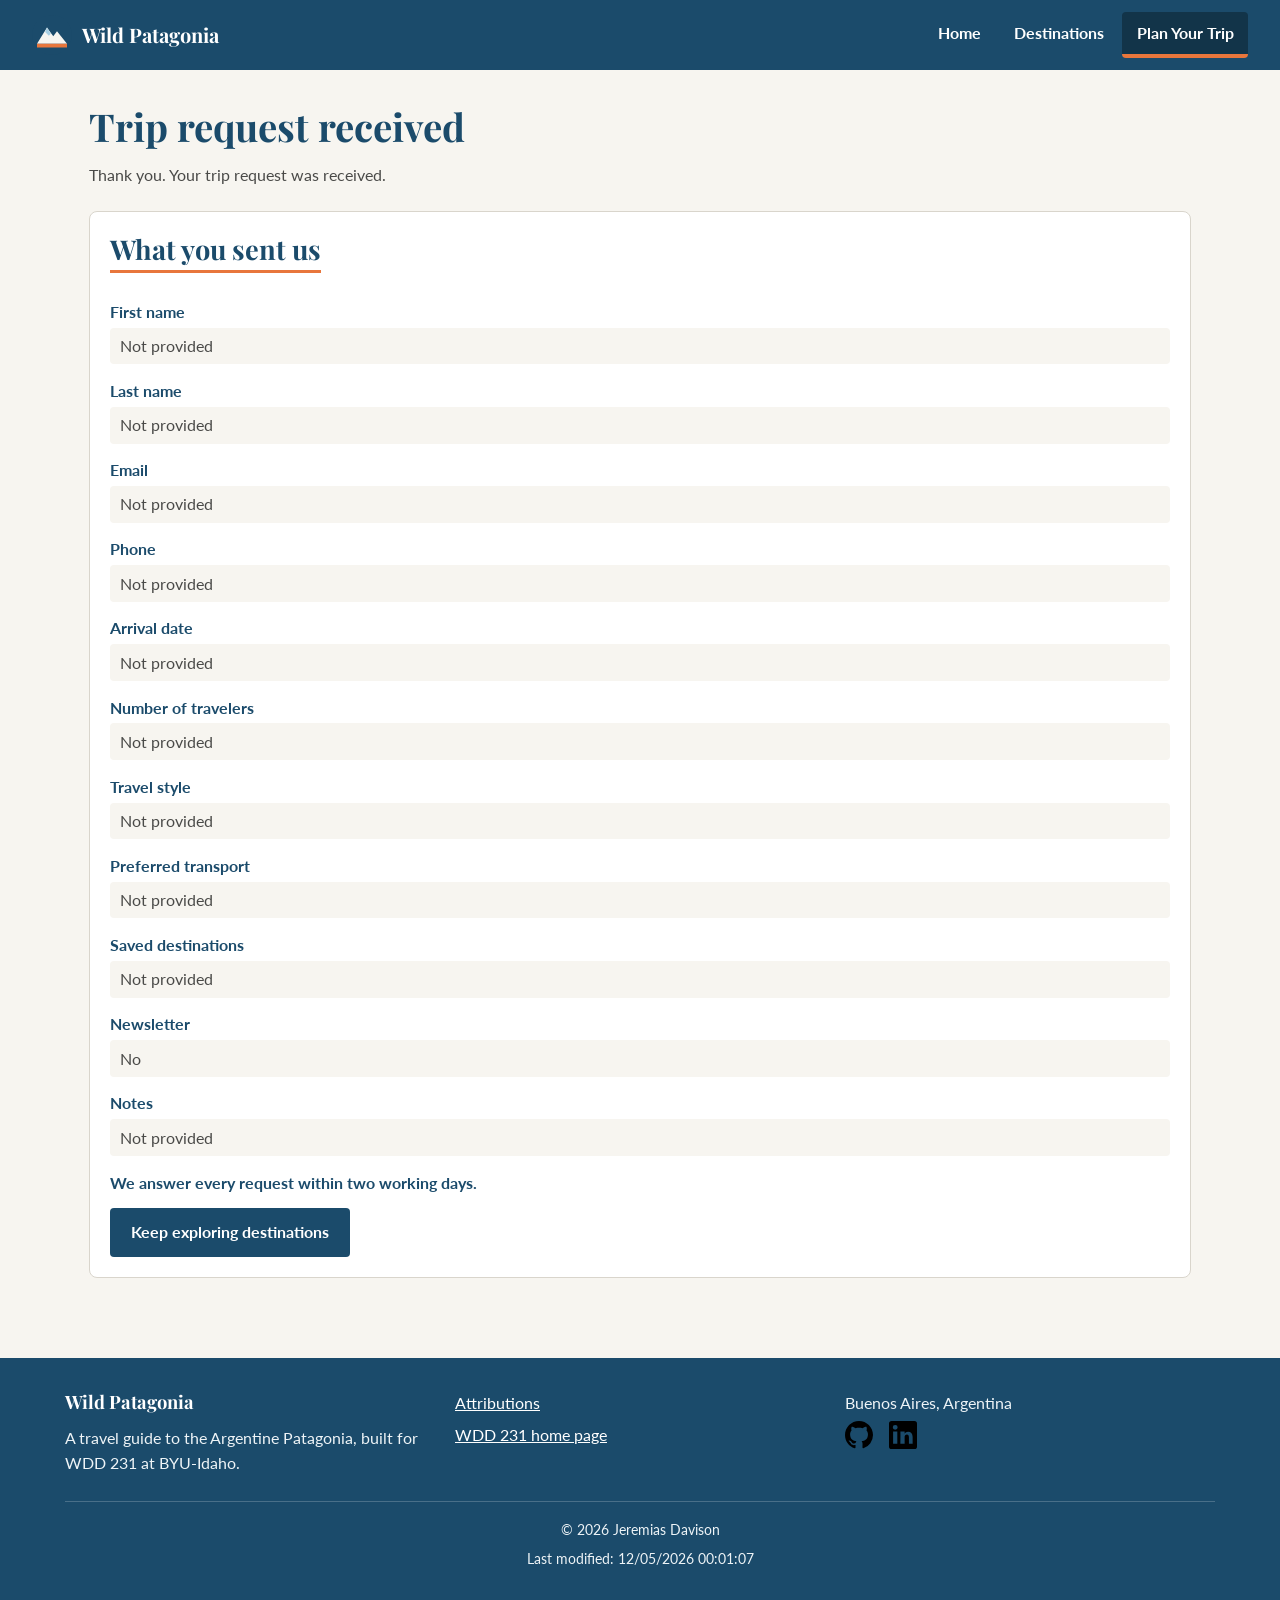
<file: final/trip-summary.html>
<!DOCTYPE html>
<html lang="en">
<head>
  <meta charset="UTF-8">
  <meta name="viewport" content="width=device-width, initial-scale=1.0">
  <title>Trip Request Received | Wild Patagonia</title>
  <meta name="description" content="Confirmation page showing the details of the Patagonia trip request that was just submitted.">
  <meta name="author" content="Jeremias Davison">

  <meta property="og:title" content="Trip Request Received | Wild Patagonia">
  <meta property="og:description" content="Confirmation of a Patagonia trip request sent through the Wild Patagonia planner.">
  <meta property="og:image" content="https://jeremiasdavison.github.io/wdd231/final/images/og-image.jpg">
  <meta property="og:url" content="https://jeremiasdavison.github.io/wdd231/final/trip-summary.html">
  <meta property="og:type" content="website">

  <link rel="icon" href="images/logo.svg" type="image/svg+xml">
  <link rel="preconnect" href="https://fonts.googleapis.com">
  <link rel="preconnect" href="https://fonts.gstatic.com" crossorigin>
  <link href="https://fonts.googleapis.com/css2?family=Playfair+Display:wght@600;700&family=Lato:wght@400;700&display=swap" rel="stylesheet">
  <link rel="stylesheet" href="styles/base.css">
  <link rel="stylesheet" href="styles/larger.css">

  <script type="module" src="scripts/summary.mjs"></script>
</head>
<body>
  <a class="skip-link" href="#main-content">Skip to main content</a>

  <header>
    <div class="brand">
      <img class="logo" src="images/logo.svg" alt="Wild Patagonia logo" width="40" height="40">
      <span class="site-name">Wild Patagonia</span>
    </div>
    <button id="menu-button" type="button" aria-label="Toggle navigation menu" aria-expanded="false" aria-controls="primary-nav">&#9776;</button>
    <nav id="primary-nav" aria-label="Main">
      <a href="index.html">Home</a>
      <a href="destinations.html">Destinations</a>
      <a href="plan.html" class="current" aria-current="page">Plan Your Trip</a>
    </nav>
  </header>

  <main id="main-content">
    <h1>Trip request received</h1>
    <p class="page-intro" id="greeting"></p>

    <section class="panel">
      <h2 class="section-title">What you sent us</h2>
      <dl class="summary-list" id="summary"></dl>
      <p class="total-days">We answer every request within two working days.</p>
      <a class="button button-secondary" href="destinations.html">Keep exploring destinations</a>
    </section>
  </main>

  <footer>
    <div class="footer-grid">
      <div>
        <h2 class="footer-heading">Wild Patagonia</h2>
        <p>A travel guide to the Argentine Patagonia, built for WDD 231 at BYU-Idaho.</p>
      </div>
      <nav class="footer-links" aria-label="Footer">
        <a href="attributions.html">Attributions</a>
        <a href="../index.html">WDD 231 home page</a>
      </nav>
      <div>
        <p>Buenos Aires, Argentina</p>
        <div class="social">
          <a href="https://github.com/jeremiasdavison" target="_blank" rel="noopener">
            <img src="images/github.svg" alt="GitHub profile" width="28" height="28">
          </a>
          <a href="https://www.linkedin.com/in/jerem%C3%ADasdavison/" target="_blank" rel="noopener">
            <img src="images/linkedin.svg" alt="LinkedIn profile" width="28" height="28">
          </a>
        </div>
      </div>
    </div>
    <div class="footer-legal">
      <p>&copy; <span id="year"></span> Jeremias Davison</p>
      <p id="last-modified"></p>
    </div>
  </footer>
</body>
</html>
</file>
<file: styles/small.css>
* {
  box-sizing: border-box;
  margin: 0;
  padding: 0;
}

img {
  max-width: 100%;
  display: block;
}

:root {
  --primary-color: #1b3a4b;
  --secondary-color: #267373;
  --accent-color: #f2a154;
  --light-color: #f7f7f2;
  --text-color: #222222;
  --completed-color: #dff5e1;
}

body {
  font-family: 'Poppins', sans-serif;
  color: var(--text-color);
  background-color: var(--light-color);
  line-height: 1.5;
}

a {
  text-decoration: none;
  color: var(--text-color);
}

header {
  display: flex;
  align-items: center;
  flex-wrap: wrap;
  gap: 0.5rem 1rem;
  padding: 1rem;
  background-color: var(--primary-color);
  color: #ffffff;
}

.logo {
  width: 40px;
  height: 40px;
}

.site-name {
  font-weight: 700;
  font-size: 1.2rem;
  flex-grow: 1;
}

#menu-button {
  background-color: var(--primary-color);
  border: none;
  color: #ffffff;
  font-size: 1.8rem;
  cursor: pointer;
}

nav {
  display: none;
  flex-direction: column;
  width: 100%;
  background-color: var(--primary-color);
}

nav.open {
  display: flex;
}

nav a {
  color: #ffffff;
  padding: 0.75rem 1rem;
  border-top: 1px solid #ffffff26;
}

nav a:hover,
nav a.current {
  background-color: var(--secondary-color);
}

main {
  padding: 1rem;
}

section {
  background-color: #ffffff;
  border-radius: 8px;
  padding: 1rem;
  margin-bottom: 1.5rem;
}

h1 {
  font-size: 1.8rem;
  color: var(--primary-color);
  margin-bottom: 1rem;
}

h2 {
  font-size: 1.3rem;
  color: var(--primary-color);
  margin-bottom: 0.5rem;
  border-bottom: 3px solid var(--accent-color);
  display: inline-block;
  padding-bottom: 0.25rem;
}

.filter-buttons {
  display: flex;
  flex-wrap: wrap;
  gap: 0.5rem;
  margin: 0.75rem 0;
}

.filter-btn {
  background-color: var(--secondary-color);
  color: #ffffff;
  border: none;
  padding: 0.5rem 1rem;
  border-radius: 4px;
  cursor: pointer;
  font-family: inherit;
}

.filter-btn:hover {
  background-color: var(--primary-color);
}

.course-cards {
  display: flex;
  flex-wrap: wrap;
  gap: 0.75rem;
}

.course-card {
  flex: 1 1 140px;
  border: 2px solid var(--secondary-color);
  border-radius: 6px;
  padding: 0.75rem;
  text-align: center;
  background-color: var(--light-color);
}

.course-card.completed {
  background-color: var(--completed-color);
  border-color: #4caf50;
}

.subject-number {
  font-weight: 700;
  color: var(--primary-color);
}

#credit-total {
  margin-top: 0.75rem;
  font-weight: 600;
}

footer {
  padding: 1rem;
  text-align: center;
  background-color: var(--primary-color);
  color: #ffffff;
}

.social {
  display: flex;
  justify-content: center;
  gap: 1rem;
  margin-bottom: 0.5rem;
}

.social img {
  width: 28px;
  height: 28px;
  filter: invert(1);
}
</file>
<file: styles/larger.css>
@media screen and (min-width: 700px) {
  #menu-button {
    display: none;
  }

  nav {
    display: flex;
    flex-direction: row;
    width: auto;
    background-color: var(--primary-color);
  }

  nav a {
    border-top: none;
    border-radius: 4px;
  }

  main {
    max-width: 1100px;
    margin: 0 auto;
  }

  .course-card {
    flex: 1 1 160px;
  }
}
</file>
<file: chamber/styles/chamber.css>
.directory-controls {
  display: flex;
  align-items: center;
  justify-content: space-between;
  flex-wrap: wrap;
  gap: 0.75rem;
  margin-bottom: 1rem;
}

#member-count {
  font-weight: 600;
  color: var(--primary-color);
}

.view-toggle {
  display: flex;
  gap: 0.5rem;
}

.view-toggle button {
  background-color: var(--secondary-color);
  color: #ffffff;
  border: none;
  padding: 0.5rem 1rem;
  border-radius: 4px;
  cursor: pointer;
  font-family: inherit;
}

.view-toggle button:hover {
  background-color: var(--primary-color);
}

.view-toggle button.active {
  background-color: var(--primary-color);
  outline: 2px solid var(--accent-color);
}

.cards {
  display: flex;
  flex-wrap: wrap;
  gap: 1rem;
}

.list-view {
  flex-direction: column;
}

.card {
  flex: 1 1 220px;
  border: 1px solid #d8d8d0;
  border-radius: 6px;
  padding: 1rem;
  background-color: var(--light-color);
  display: flex;
  flex-direction: column;
  gap: 0.4rem;
}

.list-view .card {
  flex-direction: row;
  align-items: center;
  flex-wrap: wrap;
  gap: 0.75rem 1.5rem;
}

.card img {
  width: 64px;
  height: 64px;
  border-radius: 6px;
}

.list-view .card img {
  display: none;
}

.card h2 {
  font-size: 1.1rem;
  border-bottom: none;
  padding-bottom: 0;
}

.card .tagline {
  font-style: italic;
  color: var(--secondary-color);
}

.card .badge {
  align-self: flex-start;
  font-size: 0.8rem;
  font-weight: 700;
  padding: 0.2rem 0.6rem;
  border-radius: 10px;
}

.list-view .card .badge {
  align-self: center;
}

.badge.member {
  background-color: #d7e6f2;
  color: #12324a;
}

.badge.silver {
  background-color: #dfe3e6;
  color: #2c3438;
}

.badge.gold {
  background-color: #f7dfa8;
  color: #5c4406;
}

.card a.website-link {
  color: var(--secondary-color);
  font-weight: 600;
}

.card a.website-link:hover {
  text-decoration: underline;
}

@media screen and (min-width: 700px) {
  .card {
    flex: 1 1 240px;
  }
}

#hero {
  position: relative;
  padding: 0;
  overflow: hidden;
}

.hero-image {
  width: 100%;
  height: auto;
}

.cta-button {
  position: absolute;
  bottom: 1.25rem;
  left: 1.25rem;
  background-color: var(--accent-color);
  color: var(--primary-color);
  font-weight: 700;
  padding: 0.75rem 1.5rem;
  border-radius: 6px;
}

.cta-button:hover {
  background-color: var(--light-color);
}

.home-grid {
  display: flex;
  flex-direction: column;
  gap: 0;
}

.event-list {
  list-style: none;
}

.event-list li {
  display: flex;
  gap: 0.75rem;
  padding: 0.5rem 0;
  border-bottom: 1px solid #d8d8d0;
}

.event-list li:last-child {
  border-bottom: none;
}

.event-date {
  font-weight: 700;
  color: var(--secondary-color);
  min-width: 60px;
}

#current-weather .temp {
  font-size: 2rem;
  font-weight: 700;
  color: var(--primary-color);
}

#current-weather .description {
  text-transform: capitalize;
  color: var(--secondary-color);
}

.forecast-list {
  list-style: none;
  display: flex;
  gap: 1rem;
  margin-top: 0.75rem;
}

.forecast-list li {
  flex: 1;
  text-align: center;
  background-color: var(--light-color);
  border-radius: 6px;
  padding: 0.5rem;
}

.forecast-day {
  display: block;
  font-weight: 600;
  color: var(--primary-color);
}

@media screen and (min-width: 700px) {
  .home-grid {
    flex-direction: row;
    gap: 1.5rem;
  }

  .home-grid section {
    flex: 1;
  }

  .cta-button {
    bottom: 2rem;
    left: 2rem;
    font-size: 1.1rem;
  }
}

/* Join page */

.join-layout {
  display: flex;
  flex-direction: column;
  gap: 0;
}

#join-form form {
  display: flex;
  flex-direction: column;
  gap: 0.9rem;
}

#join-form label {
  display: flex;
  flex-direction: column;
  gap: 0.3rem;
  font-weight: 600;
  color: var(--primary-color);
}

#join-form input,
#join-form select,
#join-form textarea {
  font-family: inherit;
  font-size: 1rem;
  padding: 0.6rem;
  border: 1px solid #c7c7bd;
  border-radius: 4px;
  font-weight: 400;
  color: var(--text-color);
}

#join-form button[type="submit"] {
  align-self: flex-start;
  background-color: var(--secondary-color);
  color: #ffffff;
  border: none;
  padding: 0.75rem 1.75rem;
  border-radius: 4px;
  font-family: inherit;
  font-size: 1rem;
  font-weight: 700;
  cursor: pointer;
  margin-top: 0.5rem;
}

#join-form button[type="submit"]:hover {
  background-color: var(--primary-color);
}

.membership-cards {
  flex-direction: column;
}

.level-card {
  flex: 1 1 auto;
  align-items: flex-start;
}

.level-card .info-link {
  align-self: flex-start;
  color: var(--primary-color);
  background-color: var(--accent-color);
  padding: 0.4rem 0.9rem;
  border-radius: 4px;
  font-weight: 600;
  margin-top: 0.3rem;
}

.level-card .info-link:hover {
  background-color: var(--primary-color);
  color: #ffffff;
}

@keyframes cardEnter {
  from {
    opacity: 0;
    transform: translateY(16px);
  }
  to {
    opacity: 1;
    transform: translateY(0);
  }
}

.card-enter {
  opacity: 0;
  animation: cardEnter 0.6s ease-out forwards;
}

@media screen and (min-width: 700px) {
  .join-layout {
    flex-direction: row;
    gap: 1.5rem;
    align-items: flex-start;
  }

  #join-form {
    flex: 2;
  }

  #membership-cards {
    flex: 1;
  }
}

/* Modals */

dialog.benefits-modal {
  border: none;
  border-radius: 8px;
  padding: 1.5rem;
  max-width: 400px;
  width: 90%;
  font-family: 'Poppins', sans-serif;
}

dialog.benefits-modal::backdrop {
  background-color: #1b3a4b99;
}

dialog.benefits-modal h3 {
  color: var(--primary-color);
  margin-bottom: 0.4rem;
}

dialog.benefits-modal .modal-price {
  font-style: italic;
  color: var(--secondary-color);
  margin-bottom: 0.75rem;
}

dialog.benefits-modal ul {
  margin: 0 0 1rem 1.2rem;
}

dialog.benefits-modal .modal-close {
  background-color: var(--secondary-color);
  color: #ffffff;
  border: none;
  padding: 0.5rem 1.25rem;
  border-radius: 4px;
  cursor: pointer;
  font-family: inherit;
}

dialog.benefits-modal .modal-close:hover {
  background-color: var(--primary-color);
}

/* Chamber sub navigation (wayfinding between chamber pages) */

.chamber-nav {
  display: flex;
  flex-direction: row;
  flex-wrap: wrap;
  width: auto;
  background-color: var(--secondary-color);
  padding: 0 0.5rem;
}

.chamber-nav a {
  color: #ffffff;
  font-weight: 600;
  padding: 0.6rem 0.9rem;
  border-top: none;
  border-radius: 0;
}

.chamber-nav a:hover,
.chamber-nav a.current {
  background-color: var(--primary-color);
}

/* Discover page */

.visitor-message {
  background-color: var(--accent-color);
  color: var(--primary-color);
  border-left: 6px solid var(--primary-color);
  border-radius: 6px;
  padding: 0.75rem 1rem;
  margin-bottom: 1.5rem;
  font-weight: 600;
}

.area-facts {
  list-style: none;
  display: flex;
  flex-wrap: wrap;
  gap: 0.75rem;
  margin-top: 0.75rem;
}

.area-facts li {
  flex: 1 1 130px;
  background-color: var(--light-color);
  border-radius: 6px;
  padding: 0.6rem;
  text-align: center;
}

.fact-figure {
  display: block;
  font-weight: 700;
  font-size: 1.2rem;
  color: var(--primary-color);
}

.section-heading {
  margin-bottom: 1rem;
}

/* Small screens (320px to 640px): one card per row */

.discover-grid {
  display: grid;
  gap: 1rem;
  grid-template-areas:
    "card1"
    "card2"
    "card3"
    "card4"
    "card5"
    "card6"
    "card7"
    "card8";
}

.discover-card {
  display: flex;
  flex-direction: column;
  gap: 0.5rem;
  margin-bottom: 0;
  border: 1px solid #d8d8d0;
  overflow: hidden;
}

.discover-card h2 {
  font-size: 1.15rem;
}

.discover-card figure {
  display: flex;
  flex-direction: column;
  flex: 1 1 auto;
  overflow: hidden;
  border-radius: 6px;
}

.discover-card img {
  width: 100%;
  height: 100%;
  min-height: 180px;
  max-height: 300px;
  object-fit: cover;
  flex: 1 1 auto;
}

.photo-source {
  margin-top: 1rem;
  font-size: 0.8rem;
  color: #5c5c5c;
}

.photo-credit {
  position: relative;
  z-index: 1;
  background-color: #ffffff;
  padding-top: 0.3rem;
  font-size: 0.72rem;
  color: #5c5c5c;
}

.discover-card address {
  font-style: normal;
  font-weight: 600;
  color: var(--secondary-color);
}

.learn-more {
  align-self: flex-start;
  margin-top: auto;
  background-color: var(--secondary-color);
  color: #ffffff;
  border: none;
  padding: 0.6rem 1.4rem;
  border-radius: 4px;
  font-family: inherit;
  font-size: 1rem;
  font-weight: 600;
  cursor: pointer;
}

.learn-more:hover {
  background-color: var(--primary-color);
}

/* Medium screens (641px to 1024px): two columns with wide first and last cards */

@media screen and (min-width: 641px) and (max-width: 1024px) {
  .discover-grid {
    grid-template-areas:
      "card1 card1"
      "card2 card3"
      "card4 card5"
      "card6 card7"
      "card8 card8";
  }
}

/* Large screens (1025px and above): mosaic with a featured card */

@media screen and (min-width: 1025px) {
  .discover-grid {
    grid-template-areas:
      "card1 card1 card2 card3"
      "card4 card5 card5 card6"
      "card7 card7 card8 card8";
  }
}

/* Image hover effect for non-mobile views only */

@media screen and (min-width: 641px) {
  .discover-card img {
    transition: transform 0.4s ease, filter 0.4s ease;
  }

  .discover-card figure:hover img {
    transform: scale(1.08);
    filter: saturate(1.3) brightness(1.05);
  }
}

/* Thank you page */

#application-summary {
  margin-top: 1rem;
}

#application-summary dt {
  font-weight: 700;
  color: var(--primary-color);
  margin-top: 0.75rem;
}

#application-summary dd {
  margin-left: 0;
  padding: 0.3rem 0.5rem;
  background-color: var(--light-color);
  border-radius: 4px;
}
</file>
<file: final/styles/base.css>
/* Wild Patagonia - base styles, written mobile first (320px and up) */

* {
  box-sizing: border-box;
  margin: 0;
  padding: 0;
}

:root {
  --glacier-blue: #1b4b6b;
  --deep-blue: #123449;
  --sunset-orange: #e8763c;
  --andes-stone: #4a4a48;
  --snow-white: #f7f5f0;
  --card-white: #ffffff;
  --border-grey: #d9d5cc;
}

img {
  display: block;
  max-width: 100%;
  height: auto;
}

body {
  font-family: 'Lato', Verdana, sans-serif;
  color: var(--andes-stone);
  background-color: var(--snow-white);
  line-height: 1.6;
}

h1,
h2,
h3 {
  font-family: 'Playfair Display', Georgia, serif;
  color: var(--glacier-blue);
  line-height: 1.25;
}

h1 {
  font-size: 1.9rem;
  margin-bottom: 0.75rem;
}

h2 {
  font-size: 1.4rem;
  margin-bottom: 0.75rem;
}

h3 {
  font-size: 1.1rem;
  margin-bottom: 0.4rem;
}

p {
  margin-bottom: 0.75rem;
}

a {
  color: var(--glacier-blue);
  text-decoration: underline;
}

a:hover {
  color: var(--deep-blue);
}

:focus-visible {
  outline: 3px solid var(--sunset-orange);
  outline-offset: 2px;
}

.skip-link {
  position: absolute;
  left: -999px;
  top: 0;
  background-color: var(--sunset-orange);
  color: #241000;
  padding: 0.5rem 1rem;
  z-index: 10;
}

.skip-link:focus {
  left: 0;
}

/* Header and navigation */

header {
  display: flex;
  flex-wrap: wrap;
  align-items: center;
  justify-content: space-between;
  gap: 0.5rem;
  padding: 0.75rem 1rem;
  background-color: var(--glacier-blue);
}

.brand {
  display: flex;
  align-items: center;
  gap: 0.6rem;
}

.logo {
  width: 40px;
  height: 40px;
}

.site-name {
  font-family: 'Playfair Display', Georgia, serif;
  font-size: 1.25rem;
  font-weight: 700;
  color: #ffffff;
}

#menu-button {
  background-color: transparent;
  border: 2px solid #ffffff80;
  border-radius: 4px;
  color: #ffffff;
  font-size: 1.5rem;
  line-height: 1;
  padding: 0.25rem 0.6rem;
  cursor: pointer;
}

#primary-nav {
  display: none;
  flex-direction: column;
  width: 100%;
}

#primary-nav.open {
  display: flex;
}

#primary-nav a {
  color: #ffffff;
  text-decoration: none;
  font-weight: 700;
  padding: 0.7rem 0.5rem;
  border-top: 1px solid #ffffff33;
}

#primary-nav a:hover {
  background-color: var(--deep-blue);
  color: #ffffff;
}

#primary-nav a.current {
  background-color: var(--deep-blue);
  color: #ffffff;
  border-left: 5px solid var(--sunset-orange);
  padding-left: 0.75rem;
}

/* Page shell */

main {
  padding: 1.25rem 1rem 2rem;
}

.page-intro {
  max-width: 60ch;
  margin-bottom: 1.5rem;
}

section {
  margin-bottom: 2rem;
}

.panel {
  background-color: var(--card-white);
  border: 1px solid var(--border-grey);
  border-radius: 8px;
  padding: 1.25rem;
}

.section-title {
  border-bottom: 3px solid var(--sunset-orange);
  display: inline-block;
  padding-bottom: 0.25rem;
}

/* Buttons */

.button,
button.button {
  display: inline-block;
  font-family: inherit;
  font-size: 1rem;
  font-weight: 700;
  text-decoration: none;
  text-align: center;
  border: 2px solid transparent;
  border-radius: 4px;
  padding: 0.6rem 1.2rem;
  cursor: pointer;
}

.button-primary {
  background-color: var(--sunset-orange);
  color: #241000;
}

.button-primary:hover {
  background-color: #cf5f27;
  color: #241000;
}

.button-secondary {
  background-color: var(--glacier-blue);
  color: #ffffff;
}

.button-secondary:hover {
  background-color: var(--deep-blue);
  color: #ffffff;
}

.button-outline {
  background-color: var(--card-white);
  color: var(--glacier-blue);
  border-color: var(--glacier-blue);
}

.button-outline:hover {
  background-color: var(--glacier-blue);
  color: #ffffff;
}

.button-outline.saved {
  background-color: var(--glacier-blue);
  color: #ffffff;
}

/* Home hero */

.hero {
  position: relative;
  border-radius: 8px;
  overflow: hidden;
  margin-bottom: 2rem;
}

.hero img {
  width: 100%;
  height: 260px;
  object-fit: cover;
}

.hero-text {
  background-color: var(--glacier-blue);
  color: #ffffff;
  padding: 1.25rem;
}

.hero-text h1 {
  color: #ffffff;
}

.hero-text p {
  color: #eef4f7;
}

/* Card grids */

.card-grid {
  display: grid;
  grid-template-columns: 1fr;
  gap: 1.25rem;
}

.destination-card {
  display: flex;
  flex-direction: column;
  background-color: var(--card-white);
  border: 1px solid var(--border-grey);
  border-radius: 8px;
  overflow: hidden;
}

.destination-card img {
  width: 100%;
  height: 180px;
  object-fit: cover;
}

.card-body {
  display: flex;
  flex-direction: column;
  flex-grow: 1;
  padding: 1rem;
}

.card-body h3 {
  margin-bottom: 0.25rem;
}

.region-badge {
  align-self: flex-start;
  background-color: #dfe9ef;
  color: var(--deep-blue);
  font-size: 0.78rem;
  font-weight: 700;
  text-transform: uppercase;
  letter-spacing: 0.04em;
  border-radius: 12px;
  padding: 0.15rem 0.7rem;
  margin-bottom: 0.6rem;
}

.card-facts {
  list-style: none;
  margin: 0 0 0.9rem;
  font-size: 0.95rem;
}

.card-facts li {
  padding: 0.2rem 0;
  border-bottom: 1px solid var(--border-grey);
}

.card-facts li:last-child {
  border-bottom: none;
}

.card-facts strong {
  color: var(--glacier-blue);
}

.card-actions {
  display: flex;
  flex-wrap: wrap;
  gap: 0.5rem;
  margin-top: auto;
}

.card-actions .button {
  flex: 1 1 130px;
  font-size: 0.95rem;
  padding: 0.5rem 0.75rem;
}

/* Steps and fact blocks on the home page */

.step-grid,
.fact-grid {
  display: grid;
  grid-template-columns: 1fr;
  gap: 1rem;
}

.step {
  background-color: var(--card-white);
  border: 1px solid var(--border-grey);
  border-top: 5px solid var(--sunset-orange);
  border-radius: 8px;
  padding: 1rem;
}

.step-number {
  display: inline-block;
  background-color: var(--glacier-blue);
  color: #ffffff;
  font-weight: 700;
  border-radius: 50%;
  width: 34px;
  height: 34px;
  line-height: 34px;
  text-align: center;
  margin-bottom: 0.5rem;
}

.fact {
  background-color: var(--card-white);
  border: 1px solid var(--border-grey);
  border-radius: 8px;
  padding: 1rem;
  text-align: center;
}

.fact-figure {
  display: block;
  font-family: 'Playfair Display', Georgia, serif;
  font-size: 1.7rem;
  font-weight: 700;
  color: var(--glacier-blue);
}

/* Destinations page controls */

.controls {
  display: flex;
  flex-direction: column;
  gap: 0.9rem;
  margin-bottom: 1.5rem;
}

.filter-group {
  display: flex;
  flex-wrap: wrap;
  gap: 0.5rem;
}

.filter-btn {
  font-family: inherit;
  font-size: 0.95rem;
  font-weight: 700;
  background-color: var(--card-white);
  color: var(--glacier-blue);
  border: 2px solid var(--glacier-blue);
  border-radius: 20px;
  padding: 0.35rem 1rem;
  cursor: pointer;
}

.filter-btn:hover {
  background-color: #dfe9ef;
}

.filter-btn.active {
  background-color: var(--glacier-blue);
  color: #ffffff;
}

.control-row {
  display: flex;
  flex-wrap: wrap;
  align-items: center;
  justify-content: space-between;
  gap: 0.75rem;
}

.control-row label {
  font-weight: 700;
  color: var(--glacier-blue);
}

select {
  font-family: inherit;
  font-size: 1rem;
  padding: 0.4rem 0.5rem;
  border: 1px solid #9a958a;
  border-radius: 4px;
  background-color: var(--card-white);
  color: var(--andes-stone);
}

.result-count {
  font-weight: 700;
  color: var(--glacier-blue);
}

.trip-counter {
  background-color: #dfe9ef;
  border-left: 5px solid var(--sunset-orange);
  border-radius: 4px;
  padding: 0.6rem 0.9rem;
  font-weight: 700;
  color: var(--deep-blue);
}

.notice {
  background-color: #fdece1;
  border-left: 5px solid var(--sunset-orange);
  border-radius: 4px;
  padding: 0.75rem 1rem;
  color: #5c2c0e;
}

/* Modal dialog */

dialog {
  /* margin auto keeps the dialog centred, because the reset above removed it */
  margin: auto;
  width: 92%;
  max-width: 540px;
  max-height: 85vh;
  border: none;
  border-radius: 8px;
  padding: 0;
  color: var(--andes-stone);
  background-color: var(--card-white);
}

dialog::backdrop {
  background-color: #123449cc;
}

.modal-header {
  background-color: var(--glacier-blue);
  color: #ffffff;
  padding: 1rem 1.25rem;
}

.modal-header h2 {
  color: #ffffff;
  margin-bottom: 0.2rem;
}

.modal-header p {
  margin-bottom: 0;
  color: #eef4f7;
}

.modal-body {
  padding: 1.25rem;
}

.modal-body ul {
  margin: 0 0 1rem 1.2rem;
}

.modal-body .card-facts {
  margin-left: 0;
}

.tag-list {
  display: flex;
  flex-wrap: wrap;
  gap: 0.4rem;
  list-style: none;
  margin: 0 0 1rem;
}

.tag-list li {
  background-color: #dfe9ef;
  color: var(--deep-blue);
  border-radius: 12px;
  padding: 0.15rem 0.7rem;
  font-size: 0.85rem;
  font-weight: 700;
}

.modal-actions {
  display: flex;
  flex-wrap: wrap;
  gap: 0.5rem;
}

.modal-footer {
  padding: 0 1.25rem 1.25rem;
}

/* Form */

.trip-form {
  display: grid;
  grid-template-columns: 1fr;
  gap: 0.9rem;
}

.trip-form label {
  display: flex;
  flex-direction: column;
  gap: 0.3rem;
  font-weight: 700;
  color: var(--glacier-blue);
}

.trip-form input,
.trip-form select,
.trip-form textarea {
  font-family: inherit;
  font-size: 1rem;
  font-weight: 400;
  color: var(--andes-stone);
  background-color: var(--card-white);
  border: 1px solid #9a958a;
  border-radius: 4px;
  padding: 0.55rem;
}

.trip-form input:required:valid,
.trip-form select:required:valid {
  border-left: 5px solid #2f7d4f;
}

.trip-form input:required:invalid {
  border-left: 5px solid #a3341f;
}

.hint {
  font-weight: 400;
  font-size: 0.85rem;
  color: #5f5c56;
}

fieldset {
  border: 1px solid var(--border-grey);
  border-radius: 6px;
  padding: 0.75rem 1rem 1rem;
}

legend {
  font-weight: 700;
  color: var(--glacier-blue);
  padding: 0 0.4rem;
}

.choice {
  display: flex;
  align-items: center;
  gap: 0.5rem;
  font-weight: 400;
  color: var(--andes-stone);
  padding: 0.2rem 0;
}

.choice input {
  width: 1.1rem;
  height: 1.1rem;
}

.form-submit {
  justify-self: start;
}

/* Plan page aside */

.plan-layout {
  display: grid;
  grid-template-columns: 1fr;
  gap: 1.5rem;
  align-items: start;
}

.saved-list {
  list-style: none;
}

.saved-list li {
  display: flex;
  align-items: center;
  justify-content: space-between;
  gap: 0.75rem;
  padding: 0.6rem 0;
  border-bottom: 1px solid var(--border-grey);
}

.saved-list li:last-child {
  border-bottom: none;
}

.saved-name {
  font-weight: 700;
  color: var(--glacier-blue);
}

.saved-meta {
  display: block;
  font-weight: 400;
  font-size: 0.9rem;
  color: var(--andes-stone);
}

.remove-btn {
  font-family: inherit;
  font-size: 0.85rem;
  font-weight: 700;
  background-color: var(--card-white);
  color: #8a2b12;
  border: 2px solid #8a2b12;
  border-radius: 4px;
  padding: 0.25rem 0.7rem;
  cursor: pointer;
}

.remove-btn:hover {
  background-color: #8a2b12;
  color: #ffffff;
}

.total-days {
  margin-top: 0.9rem;
  font-weight: 700;
  color: var(--glacier-blue);
}

/* Summary page */

.summary-list {
  margin: 0;
}

.summary-list dt {
  font-weight: 700;
  color: var(--glacier-blue);
  margin-top: 0.85rem;
}

.summary-list dd {
  margin: 0.2rem 0 0;
  background-color: var(--snow-white);
  border-radius: 4px;
  padding: 0.35rem 0.6rem;
}

/* Attributions page */

.plain-list {
  margin-left: 1.2rem;
}

.plain-list li {
  margin-bottom: 0.5rem;
}

/* Footer */

footer {
  background-color: var(--glacier-blue);
  color: #eef4f7;
  padding: 1.5rem 1rem;
  text-align: center;
}

.footer-grid {
  display: grid;
  grid-template-columns: 1fr;
  gap: 1.25rem;
  margin-bottom: 1.25rem;
  text-align: center;
}

.footer-heading {
  color: #ffffff;
  font-size: 1.15rem;
}

footer p {
  margin-bottom: 0.35rem;
}

.footer-links {
  display: flex;
  flex-direction: column;
  gap: 0.4rem;
}

footer a {
  color: #ffffff;
}

.social {
  display: flex;
  justify-content: center;
  gap: 1rem;
}

.social img {
  width: 28px;
  height: 28px;
  filter: invert(1);
}

.footer-legal {
  border-top: 1px solid #ffffff33;
  padding-top: 1rem;
  font-size: 0.9rem;
}
</file>
<file: final/styles/larger.css>
/* Wild Patagonia - styles for tablets and desktops */

@media screen and (min-width: 640px) {
  .card-grid {
    grid-template-columns: repeat(2, 1fr);
  }

  .step-grid {
    grid-template-columns: repeat(3, 1fr);
  }

  .fact-grid {
    grid-template-columns: repeat(2, 1fr);
  }

  .trip-form {
    grid-template-columns: repeat(2, 1fr);
  }

  .trip-form .full-width {
    grid-column: 1 / -1;
  }

  .footer-grid {
    grid-template-columns: repeat(3, 1fr);
    text-align: left;
  }

  .footer-links {
    align-items: flex-start;
  }

  .social {
    justify-content: flex-start;
  }
}

@media screen and (min-width: 900px) {
  #menu-button {
    display: none;
  }

  #primary-nav {
    display: flex;
    flex-direction: row;
    width: auto;
    gap: 0.25rem;
  }

  #primary-nav a {
    border-top: none;
    border-radius: 4px;
    padding: 0.5rem 0.9rem;
  }

  #primary-nav a.current {
    border-left: none;
    border-bottom: 4px solid var(--sunset-orange);
    padding-left: 0.9rem;
  }

  header {
    padding: 0.75rem 2rem;
  }

  main {
    max-width: 1150px;
    margin: 0 auto;
    padding: 2rem 1.5rem 3rem;
  }

  h1 {
    font-size: 2.4rem;
  }

  h2 {
    font-size: 1.7rem;
  }

  /* The hero text sits on top of the image on wide screens */

  .hero {
    position: relative;
  }

  .hero img {
    height: 420px;
  }

  .hero-text {
    position: absolute;
    left: 2rem;
    bottom: 2rem;
    max-width: 34rem;
    background-color: var(--deep-blue);
    border-radius: 8px;
  }

  .card-grid {
    grid-template-columns: repeat(3, 1fr);
  }

  .fact-grid {
    grid-template-columns: repeat(4, 1fr);
  }

  .controls {
    flex-direction: row;
    align-items: center;
    justify-content: space-between;
    flex-wrap: wrap;
  }

  .control-row {
    justify-content: flex-end;
  }

  .plan-layout {
    grid-template-columns: 2fr 1fr;
  }

  .home-split {
    display: grid;
    grid-template-columns: 3fr 2fr;
    gap: 1.5rem;
    align-items: start;
  }

  footer {
    padding: 2rem;
  }

  .footer-grid {
    max-width: 1150px;
    margin: 0 auto 1.25rem;
  }

  .footer-legal {
    max-width: 1150px;
    margin: 0 auto;
  }
}
</file>
<file: siteplan/styles.css>
:root {
  --glacier-blue: #1B4B6B;
  --sunset-orange: #E8763C;
  --andes-stone: #4A4A48;
  --snow-white: #F7F5F0;
}

* {
  box-sizing: border-box;
}

body {
  margin: 0;
  font-family: 'Lato', sans-serif;
  color: var(--andes-stone);
  background-color: var(--snow-white);
  line-height: 1.5;
}

h1, h2, h3, figcaption {
  font-family: 'Playfair Display', serif;
  color: var(--glacier-blue);
}

header {
  background-color: var(--glacier-blue);
  color: var(--snow-white);
  padding: 1.5rem 1rem;
  text-align: center;
}

header h1 {
  color: var(--snow-white);
  margin: 0 0 0.25rem 0;
}

header .subtitle {
  margin: 0;
  font-style: italic;
}

main {
  max-width: 900px;
  margin: 0 auto;
  padding: 1rem 1.25rem 3rem;
}

section {
  margin-bottom: 2.5rem;
}

section h2 {
  border-bottom: 3px solid var(--sunset-orange);
  padding-bottom: 0.25rem;
}

a {
  color: var(--sunset-orange);
}

table {
  width: 100%;
  border-collapse: collapse;
  margin-top: 1rem;
}

th, td {
  text-align: left;
  padding: 0.6rem 0.75rem;
  border: 1px solid #ccc;
}

th {
  background-color: var(--glacier-blue);
  color: var(--snow-white);
  font-family: 'Playfair Display', serif;
}

.swatch {
  display: inline-block;
  width: 2.5rem;
  height: 1.25rem;
  border-radius: 4px;
  border: 1px solid #ccc;
}

.swatch-blue { background-color: var(--glacier-blue); }
.swatch-orange { background-color: var(--sunset-orange); }
.swatch-stone { background-color: var(--andes-stone); }
.swatch-white { background-color: var(--snow-white); }

.wireframe-wrap {
  display: flex;
  flex-wrap: wrap;
  gap: 2rem;
  align-items: flex-start;
  margin-top: 1rem;
}

.wireframe {
  border: 1px solid #ccc;
  padding: 0.75rem;
  background-color: #fff;
  margin: 0;
}

.wireframe figcaption {
  text-align: center;
  margin-bottom: 0.5rem;
  font-weight: 700;
}

.wireframe-mobile {
  width: 200px;
}

.wireframe-desktop {
  width: 460px;
}

.wf-box {
  border: 2px dashed var(--glacier-blue);
  background-color: var(--snow-white);
  padding: 0.5rem;
  margin-bottom: 0.5rem;
  text-align: center;
  font-size: 0.75rem;
}

.wf-header {
  background-color: var(--glacier-blue);
  color: var(--snow-white);
  border-style: solid;
}

.wf-hero {
  background-color: #dbe6ec;
}

.wf-card {
  border-color: var(--sunset-orange);
}

.wf-row {
  display: flex;
  gap: 0.5rem;
}

.wf-row .wf-card {
  flex: 1;
  margin-bottom: 0.5rem;
}

.wf-footer {
  background-color: var(--andes-stone);
  color: var(--snow-white);
  border-style: solid;
}

footer {
  text-align: center;
  padding: 1rem;
  background-color: var(--glacier-blue);
  color: var(--snow-white);
  font-size: 0.85rem;
}
</file>
